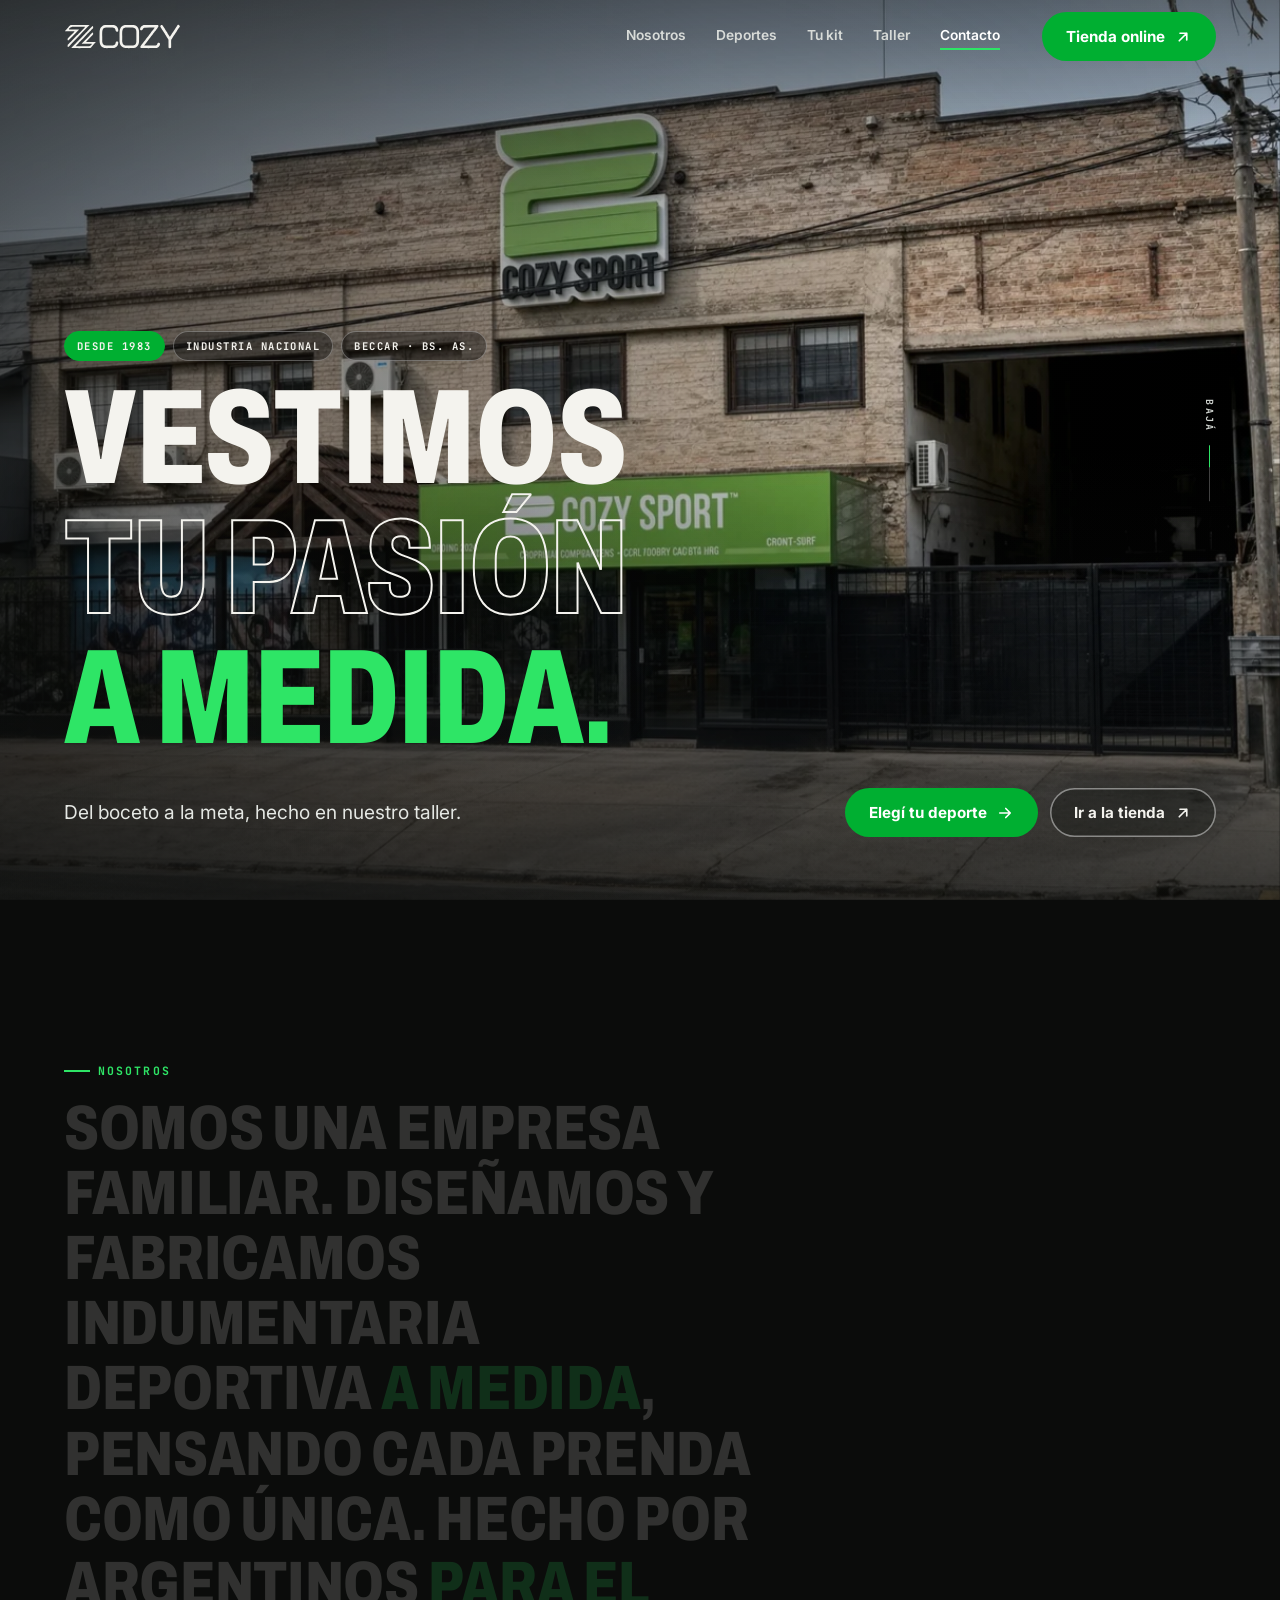
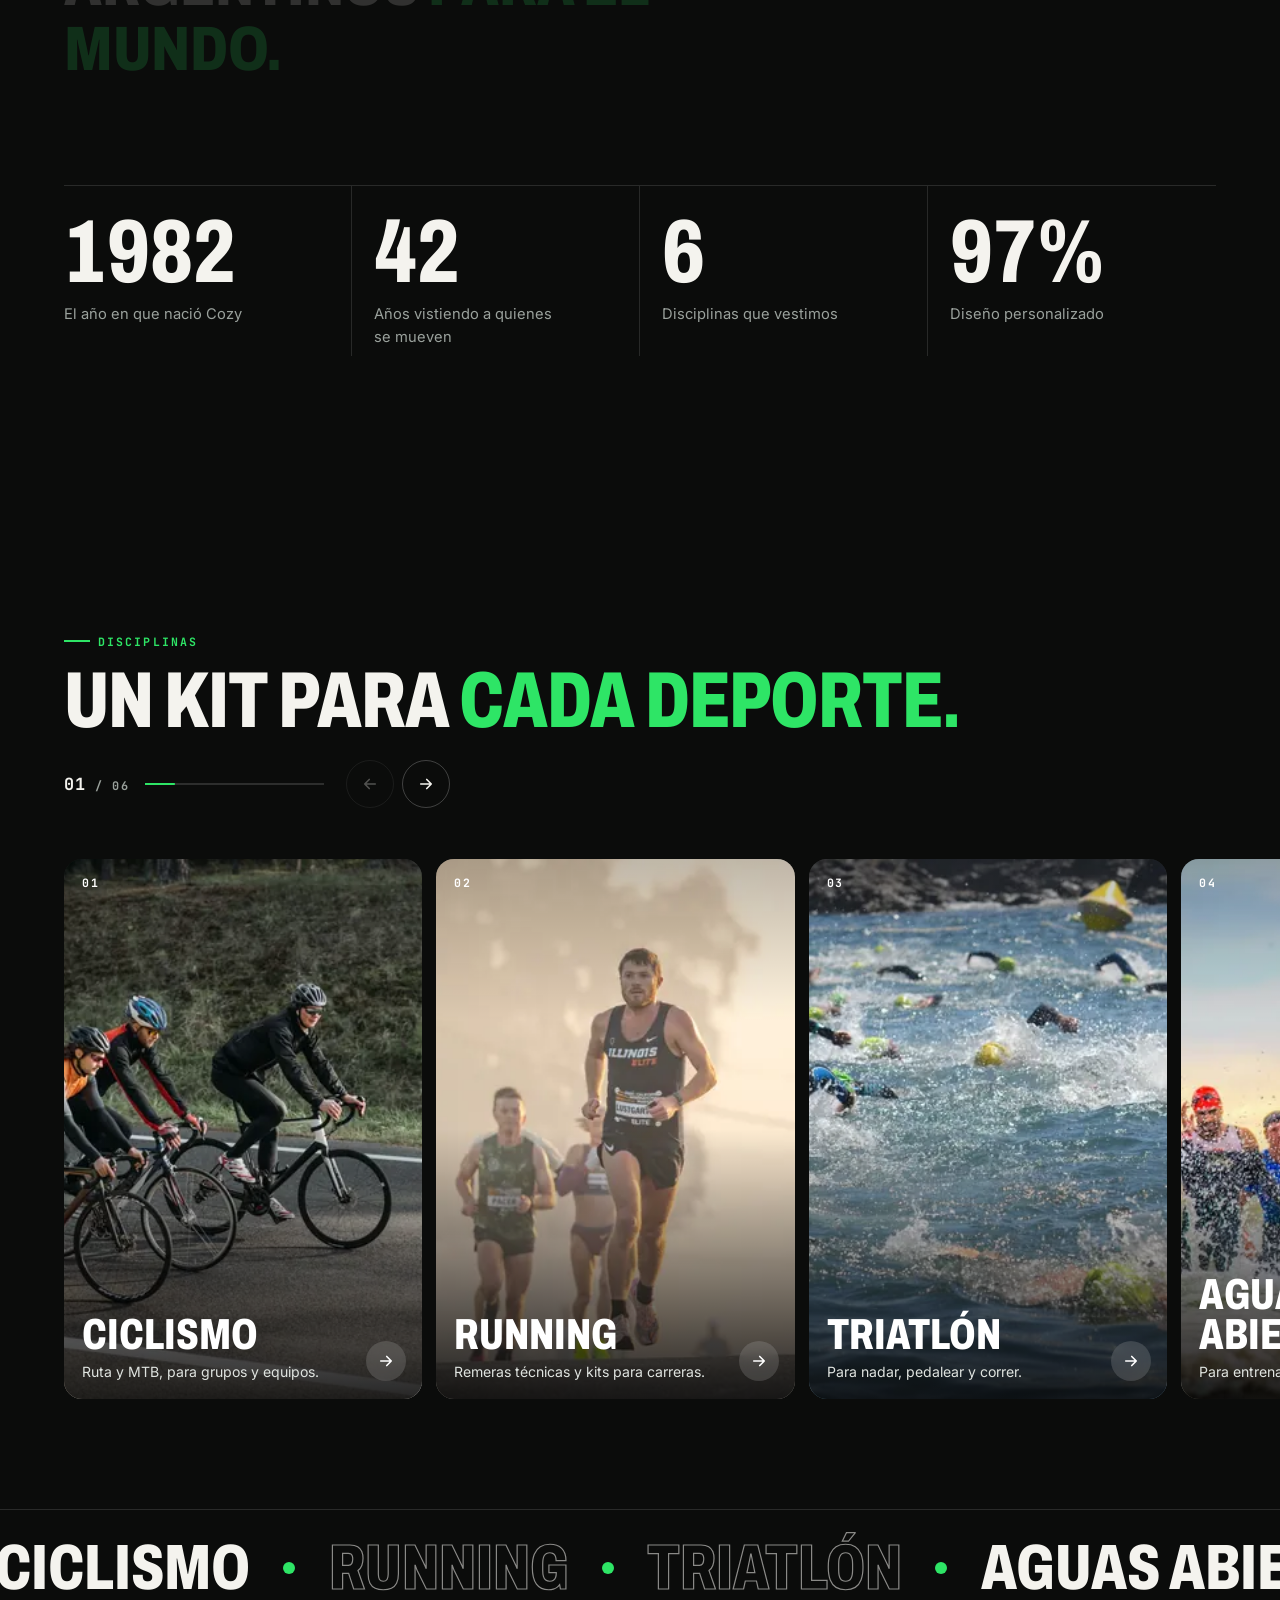
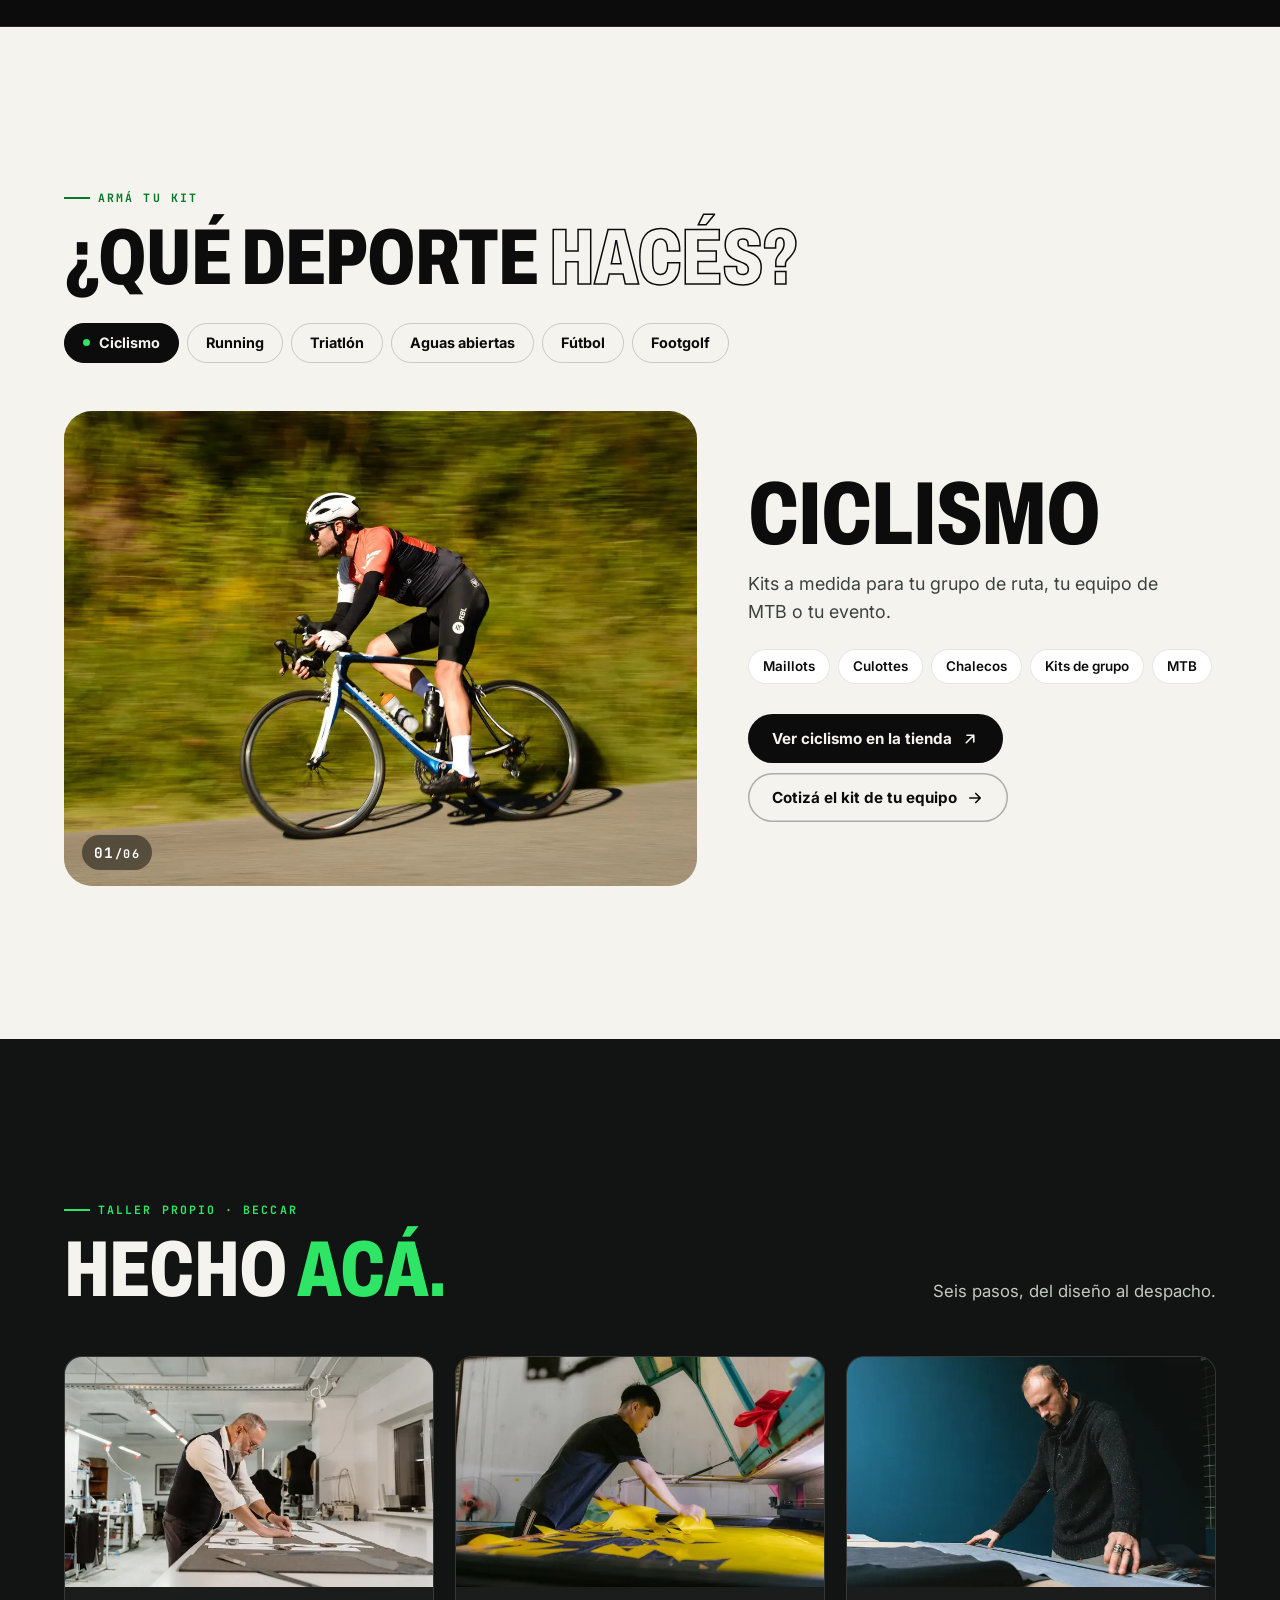
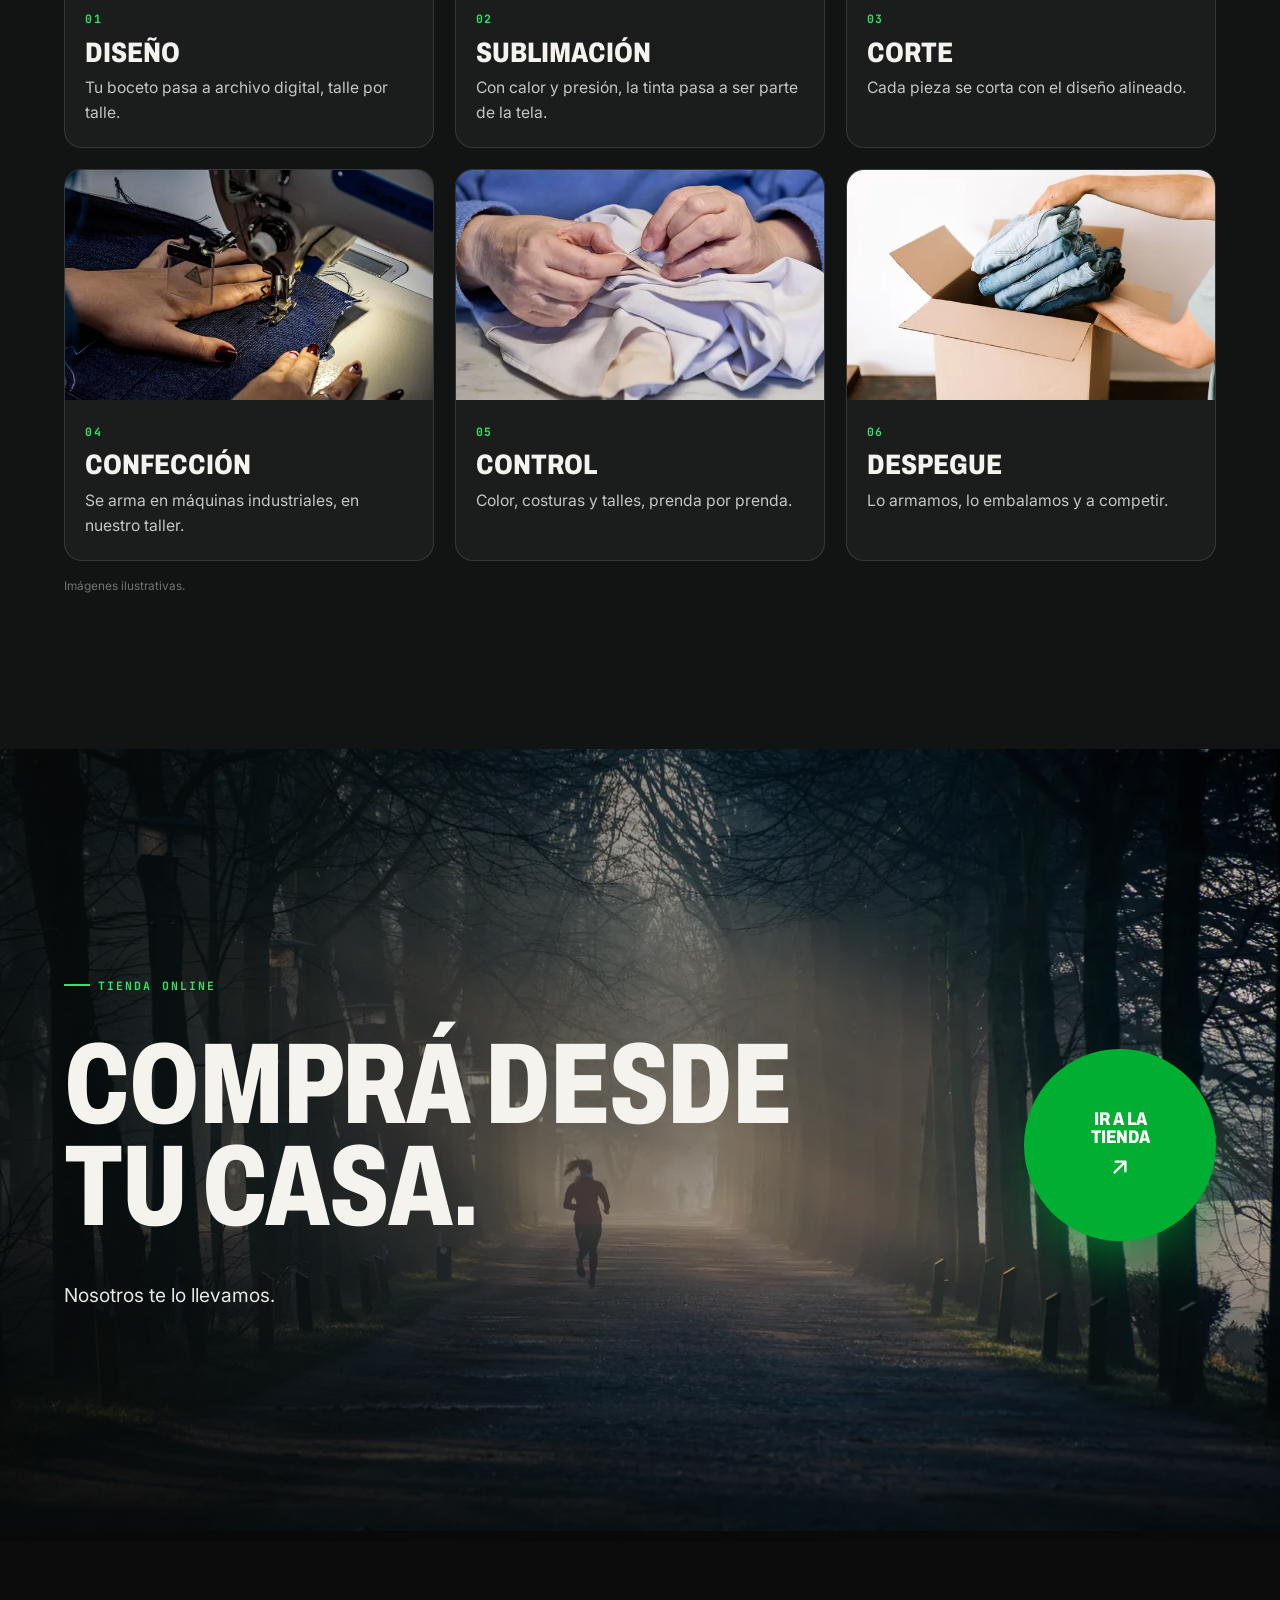
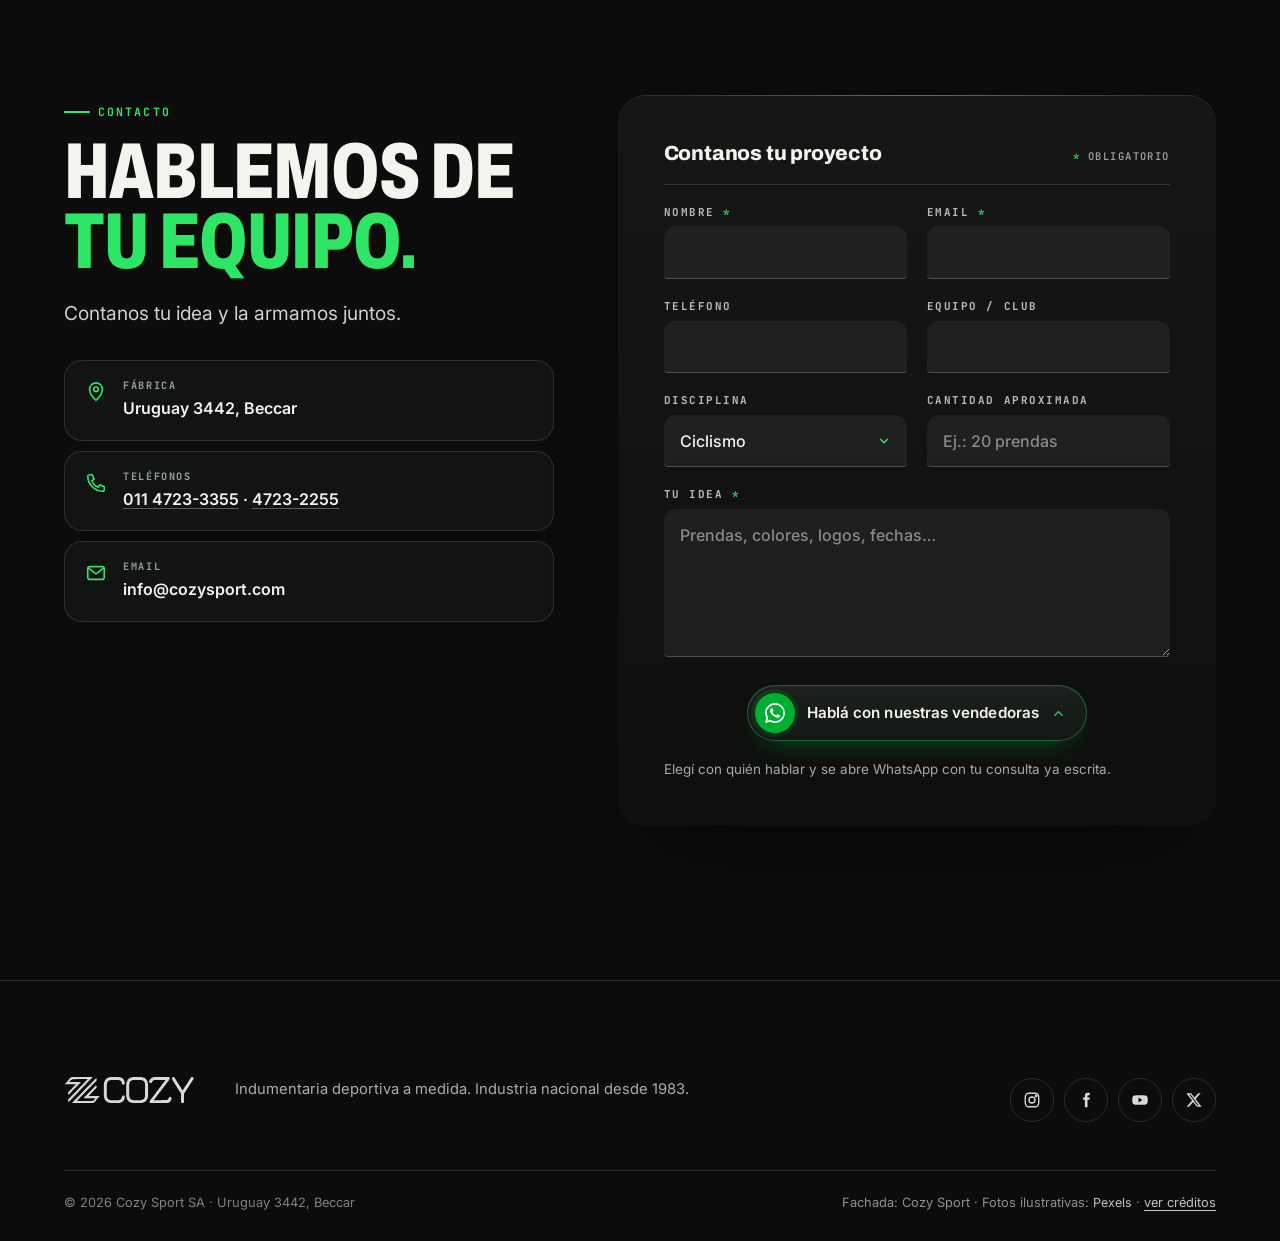
<file: index.html>
<!doctype html>
<html lang="es-AR">
<head>
<meta charset="utf-8">
<meta name="viewport" content="width=device-width,initial-scale=1,viewport-fit=cover">
<title>Cozy Sport · Indumentaria deportiva a medida · Hecho en Argentina desde 1983</title>
<meta name="description" content="Cozy Sport diseña y fabrica indumentaria deportiva personalizada: ciclismo, running, triatlón, aguas abiertas, fútbol y footgolf. Taller propio en Beccar, Buenos Aires, desde 1983.">
<meta name="theme-color" content="#0b0c0b">
<meta property="og:type" content="website">
<meta property="og:title" content="Cozy Sport · Indumentaria deportiva a medida">
<meta property="og:description" content="Del boceto a la meta. Indumentaria deportiva hecha en Beccar, Buenos Aires, desde 1983.">
<meta property="og:image" content="assets/img/og-image.jpg">
<meta property="og:image:width" content="1200">
<meta property="og:image:height" content="630">
<meta name="twitter:card" content="summary_large_image">
<meta property="og:locale" content="es_AR">
<link rel="icon" href="favicon.ico" sizes="48x48">
<link rel="icon" href="assets/img/favicon.svg" type="image/svg+xml">
<link rel="apple-touch-icon" href="assets/img/apple-icon.png">
<link rel="preconnect" href="https://fonts.googleapis.com">
<link rel="preconnect" href="https://fonts.gstatic.com" crossorigin>
<link href="https://fonts.googleapis.com/css2?family=Archivo:wdth,wght@62..125,400..900&family=Inter:wght@400;500;600;700&family=JetBrains+Mono:wght@500;700&display=swap" rel="stylesheet">
<link rel="preload" as="image" type="image/webp" href="assets/img/fachada-1280.webp" imagesrcset="assets/img/fachada-640.webp 640w, assets/img/fachada-1280.webp 1280w, assets/img/fachada-1728.webp 1728w" imagesizes="100vw">
<link rel="stylesheet" href="assets/css/styles.css?v=09e24a88c1">
<script>document.documentElement.classList.add('js')</script>
<script type="application/ld+json">
{"@context":"https://schema.org","@type":"ClothingStore","name":"Cozy Sport SA","description":"Indumentaria deportiva personalizada. Industria nacional desde 1983.","foundingDate":"1983","email":"info@cozysport.com","telephone":["+54 11 4723-3355","+54 11 4723-2255","+54 11 4723-3373"],"url":"https://cozysport.com/","address":{"@type":"PostalAddress","streetAddress":"Uruguay 3442","addressLocality":"Beccar","addressRegion":"Buenos Aires","postalCode":"1643","addressCountry":"AR"},"sameAs":["https://instagram.com/cozysport","https://www.facebook.com/cozysport","https://twitter.com/cozysport","https://www.youtube.com/channel/UCqqrq2bQ2Q-Dgik3gxvm1Yw","https://tiendacozy.com/"]}
</script>
  <link rel="canonical" href="https://juancjose.github.io/cozy-sport-portfolio12/">
</head>
<body>
<a class="skip" href="#main">Saltar al contenido</a>

<svg width="0" height="0" style="position:absolute" aria-hidden="true">
 <defs>
  <symbol id="i-wordmark" viewBox="20 15 3310 710" overflow="visible"><path fill-rule="evenodd" d="M231,699C225,696 226,693 233,688C236,686 249,672 264,657C278,643 297,622 307,613C317,603 336,583 350,569C391,525 435,480 509,404C570,340 633,276 667,240C681,225 714,191 739,165C765,139 795,108 806,96C827,75 830,72 834,72C841,72 849,92 849,109C849,120 848,124 842,134C837,142 834,144 751,230C717,265 683,300 676,308C669,315 654,330 644,341C604,383 572,416 510,480C475,517 439,553 432,560C425,568 405,588 389,604C373,621 359,636 358,638C354,642 354,647 357,649C358,650 414,650 540,650C747,649 732,650 751,641C770,632 784,621 799,603C808,593 810,589 810,584C810,580 809,578 805,577C803,577 741,577 668,577C595,577 533,577 531,577C529,576 528,575 527,573C525,567 526,565 575,517C635,456 669,421 728,360C805,281 826,260 830,258C835,256 838,258 843,268C848,278 849,284 849,293C849,309 845,316 814,347C791,371 728,436 690,476C678,488 665,501 661,506C651,515 650,517 655,521L657,523L787,523L916,523L919,526C923,530 921,533 913,542C909,545 902,552 898,557C876,582 843,620 837,627C808,663 800,671 788,681C778,690 767,696 756,699C747,701 235,702 231,699ZM1202,700C1153,698 1106,677 1078,645C1050,613 1035,571 1031,510C1030,490 1030,251 1031,234C1032,217 1036,190 1038,182C1043,158 1054,132 1066,114C1077,97 1099,77 1114,70C1117,68 1121,66 1123,64C1125,63 1130,61 1134,60C1137,58 1144,56 1147,54C1151,52 1157,50 1161,50C1165,49 1174,47 1180,45C1200,40 1210,40 1306,40C1402,40 1409,40 1430,45C1438,47 1446,49 1449,50C1452,51 1458,53 1462,54C1465,56 1471,58 1474,59C1480,61 1494,69 1502,75C1523,91 1543,119 1551,144C1553,149 1555,156 1556,159C1559,167 1561,188 1561,202C1562,219 1556,227 1541,232C1519,240 1497,230 1489,210C1489,207 1486,198 1484,189C1481,170 1479,164 1473,155C1459,132 1439,122 1396,117C1388,117 1223,117 1214,117C1192,120 1169,125 1158,131C1135,143 1121,163 1114,191C1106,226 1106,229 1106,387C1107,529 1106,520 1113,548C1117,565 1121,575 1127,584C1137,600 1157,615 1171,618C1175,619 1182,621 1186,622C1203,628 1202,628 1306,628C1411,628 1410,628 1425,622C1430,621 1436,619 1439,618C1449,616 1464,604 1472,591C1478,582 1481,573 1485,553C1489,535 1492,527 1499,520C1506,513 1513,510 1527,511C1550,511 1561,521 1561,542C1561,558 1558,580 1555,588C1554,592 1551,599 1550,604C1549,608 1547,613 1546,615C1545,616 1542,621 1540,625C1524,658 1489,684 1448,695C1425,700 1430,700 1314,700C1255,701 1205,701 1202,700ZM1765,700C1713,696 1664,671 1639,636C1617,607 1607,577 1600,528C1599,516 1599,499 1598,382C1598,294 1598,245 1599,234C1603,179 1615,139 1638,108C1649,94 1668,77 1681,71C1684,69 1688,67 1691,65C1693,63 1698,61 1700,60C1703,60 1709,57 1714,55C1719,53 1726,50 1730,50C1735,49 1743,47 1750,45C1769,40 1778,40 1874,40C1969,40 1978,40 1999,45C2006,47 2015,49 2019,50C2023,50 2030,52 2034,54C2038,56 2044,59 2047,60C2070,67 2100,90 2116,114C2129,133 2143,166 2146,186C2147,191 2148,199 2149,206C2153,229 2153,238 2153,382C2152,477 2152,521 2151,526C2151,529 2149,540 2147,550C2145,564 2143,572 2140,582C2117,650 2070,688 1996,699C1987,701 1781,701 1765,700ZM2211,700C2205,699 2202,698 2197,692C2190,685 2189,679 2189,667C2190,658 2190,657 2194,648C2200,637 2206,630 2213,621C2218,614 2232,596 2256,564C2264,554 2273,542 2277,536C2282,531 2292,518 2300,507C2309,496 2317,485 2318,484C2326,474 2380,403 2393,385C2402,374 2413,359 2417,353C2428,339 2453,306 2476,276C2496,250 2511,230 2532,202C2540,192 2549,180 2552,176C2556,172 2561,165 2564,161C2567,157 2573,149 2578,144C2592,126 2591,127 2591,123C2591,119 2590,118 2588,117C2586,117 2540,117 2447,117L2308,118L2300,120C2279,127 2265,139 2260,155C2253,174 2244,188 2234,193C2228,196 2204,195 2198,192C2192,189 2185,182 2182,177C2172,158 2193,105 2220,79C2234,67 2256,53 2270,50C2272,49 2279,47 2284,45C2302,39 2298,40 2496,40L2676,40L2682,42C2688,45 2696,53 2699,59C2701,63 2701,66 2702,74C2703,93 2701,96 2662,148C2653,159 2644,171 2640,176C2633,185 2621,201 2605,222C2594,236 2589,242 2580,254C2577,258 2570,267 2565,274C2559,281 2552,290 2550,293C2547,297 2542,304 2537,310C2533,316 2525,326 2519,334C2513,342 2505,352 2501,358C2497,364 2486,378 2477,390C2468,401 2450,425 2437,442C2424,459 2410,477 2406,482C2402,488 2394,498 2389,504C2384,511 2374,523 2368,532C2355,549 2342,565 2323,590C2316,600 2308,610 2305,613C2300,620 2299,623 2302,626L2304,628L2462,628C2613,627 2621,627 2626,626C2637,622 2649,615 2654,610C2660,605 2667,592 2670,583C2672,575 2674,571 2679,564C2687,553 2696,550 2713,550C2730,551 2739,556 2745,569C2749,577 2749,584 2746,595C2744,600 2742,606 2742,610C2740,618 2730,638 2723,647C2703,677 2668,697 2631,700C2620,701 2217,701 2211,700ZM3012,701C3012,700 3010,700 3008,700C3003,699 2995,692 2992,686C2988,679 2988,673 2988,569C2988,454 2989,464 2979,449C2976,444 2972,438 2970,434C2967,430 2960,419 2954,409C2948,399 2940,387 2938,383C2935,379 2931,372 2928,368C2926,365 2922,357 2919,352C2915,348 2911,340 2908,336C2905,331 2899,321 2894,312C2888,304 2879,290 2874,280C2868,271 2860,258 2856,252C2852,246 2847,238 2844,234C2842,230 2835,219 2829,209C2822,199 2811,181 2803,169C2796,157 2786,141 2781,133C2776,126 2770,116 2768,112C2749,82 2750,66 2772,49C2782,42 2787,40 2796,40C2811,40 2819,48 2845,91C2848,96 2854,106 2858,112C2862,118 2867,126 2868,129C2870,132 2875,140 2879,146C2883,152 2888,160 2890,164C2892,167 2897,175 2901,182C2906,189 2912,198 2915,203C2917,208 2922,215 2925,220C2928,225 2933,232 2935,236C2937,239 2942,247 2945,252C2948,256 2955,267 2960,276C2966,285 2971,294 2973,296C2979,306 2986,317 2990,324C2992,327 2997,336 3002,344C3007,351 3012,360 3014,363C3023,380 3028,380 3038,363C3040,360 3046,351 3051,343C3056,335 3067,319 3074,307C3082,296 3092,280 3096,274C3101,267 3112,249 3122,234C3132,220 3148,194 3160,177C3192,128 3215,93 3225,78C3250,38 3262,32 3286,48C3306,62 3310,67 3310,79C3310,88 3309,92 3299,105C3295,110 3289,118 3286,123C3282,129 3278,135 3276,138C3274,141 3268,150 3262,159C3256,168 3247,181 3243,188C3238,196 3227,213 3219,226C3210,239 3199,257 3194,264C3166,307 3146,336 3136,352C3126,368 3112,390 3097,413C3080,440 3067,459 3065,463C3064,466 3063,471 3063,567C3063,622 3063,671 3063,675C3062,686 3057,694 3048,698C3045,700 3043,700 3029,701C3020,701 3013,701 3012,701ZM133,671C130,670 129,666 125,655C119,638 119,629 126,616C131,604 122,614 260,471C324,406 353,375 389,338C439,285 584,135 602,118C615,105 618,99 614,96C613,94 597,94 432,94L252,95L239,97C211,103 189,118 168,144C159,156 157,161 161,166L164,168L302,168C431,168 439,168 441,170C443,172 444,176 442,179C441,181 427,196 409,214C365,258 330,294 291,334C273,353 245,382 229,398C213,414 187,441 171,457C141,487 139,488 134,486C128,483 121,464 121,451C121,435 125,429 159,394C174,378 209,342 237,313C265,284 295,254 303,246C317,232 318,231 318,228C318,225 317,224 316,223C314,222 276,222 183,222C37,222 46,222 46,216C46,213 47,211 55,204C65,194 81,178 101,154C107,147 117,135 124,128C130,120 138,110 143,104C177,64 190,53 216,43C227,39 226,40 487,40L738,40L741,42C746,45 745,47 732,61C675,120 569,229 498,302C452,350 400,404 351,456C328,479 305,503 208,602C180,631 154,658 150,662C142,671 138,673 133,671ZM1970,627C1977,627 1986,625 1990,624C1994,623 2002,621 2008,619C2030,613 2051,597 2061,576C2067,564 2073,539 2075,520C2077,499 2076,223 2074,212C2069,188 2063,170 2055,159C2037,134 2010,122 1965,117C1956,117 1790,117 1782,117C1770,119 1762,120 1749,124C1719,131 1702,145 1689,170C1684,181 1683,183 1680,201C1673,233 1674,229 1674,372C1674,514 1673,509 1680,542C1685,569 1692,585 1707,599C1715,607 1730,616 1738,618C1742,618 1750,621 1756,623C1765,625 1772,626 1779,627C1794,628 1954,628 1970,627Z"/></symbol>
  <symbol id="i-z" viewBox="50 100 412 312"><path transform="translate(51.20 101.74) scale(0.126186)" fill-rule="evenodd" d="M 792 26 C 791 27, 786 27, 758 27 C 729 27, 724 27, 723 29 C 722 30, 719 30, 710 30 C 700 30, 697 30, 696 32 C 695 33, 693 33, 686 33 C 678 33, 676 33, 675 35 C 674 36, 672 36, 668 36 C 663 36, 661 36, 660 38 C 659 38, 657 39, 654 39 C 651 39, 649 40, 648 41 C 647 41, 645 42, 642 42 C 639 42, 637 43, 636 44 C 635 44, 633 45, 632 45 C 630 45, 628 46, 627 47 C 626 47, 624 48, 623 48 C 621 48, 619 49, 618 50 C 617 50, 615 51, 614 51 C 612 51, 610 52, 609 53 C 608 53, 607 54, 606 54 C 605 54, 604 55, 603 56 C 602 56, 601 57, 600 57 C 599 57, 598 58, 597 59 C 596 59, 595 60, 594 60 C 593 60, 592 61, 591 62 C 590 62, 589 63, 588 63 C 587 63, 586 64, 585 65 C 584 65, 583 66, 582 66 C 581 66, 580 67, 579 68 C 578 68, 577 69, 576 69 C 575 69, 574 70, 573 71 C 572 71, 571 72, 570 72 C 569 72, 567 73, 566 75 C 564 77, 562 78, 561 78 C 560 78, 558 79, 557 81 C 555 83, 553 84, 552 84 C 551 84, 549 85, 548 87 C 546 89, 544 90, 543 90 C 542 90, 539 93, 536 96 C 532 99, 529 102, 528 102 C 527 102, 522 106, 518 111 C 513 116, 508 120, 507 120 C 505 120, 462 163, 462 165 C 462 166, 455 173, 447 182 C 439 190, 432 197, 432 198 C 432 199, 427 204, 422 210 C 416 216, 411 221, 411 222 C 411 223, 408 227, 404 231 C 399 235, 396 239, 396 240 C 396 241, 392 246, 387 251 C 382 255, 378 260, 378 261 C 378 262, 375 266, 371 270 C 366 274, 363 278, 363 279 C 363 280, 360 284, 356 288 C 351 292, 348 296, 348 297 C 348 298, 345 302, 341 306 C 336 310, 333 314, 333 315 C 333 316, 330 320, 326 324 C 321 328, 318 332, 318 333 C 318 334, 315 338, 311 342 C 306 346, 303 350, 303 351 C 303 352, 299 357, 294 362 C 289 366, 285 371, 285 372 C 285 373, 282 377, 278 381 C 273 385, 270 389, 270 390 C 270 391, 267 395, 263 399 C 258 403, 255 407, 255 408 C 255 409, 250 414, 245 420 C 239 426, 234 431, 234 432 C 234 433, 229 438, 224 444 C 218 450, 213 455, 213 456 C 213 457, 208 462, 203 468 C 197 474, 192 479, 192 480 C 192 481, 187 486, 182 492 C 176 498, 171 503, 171 504 C 171 505, 166 510, 161 516 C 155 522, 150 527, 150 528 C 150 529, 145 534, 140 540 C 134 546, 129 551, 129 552 C 129 553, 124 558, 119 564 C 113 570, 108 575, 108 576 C 108 577, 103 583, 96 590 C 89 596, 84 602, 84 603 C 84 604, 79 609, 74 615 C 68 621, 63 626, 63 627 C 63 628, 58 633, 53 639 C 47 645, 42 650, 42 651 C 42 652, 38 657, 33 662 C 27 668, 24 671, 24 673 C 25 674, 25 675, 537 675 C 819 675, 1050 675, 1050 676 C 1050 676, 1036 691, 1019 708 C 1001 725, 987 740, 987 741 C 987 742, 964 765, 936 794 C 908 822, 885 845, 885 846 C 885 847, 861 871, 833 900 C 804 929, 780 953, 780 954 C 780 955, 757 978, 729 1007 C 701 1035, 678 1058, 678 1059 C 678 1060, 654 1084, 626 1113 C 597 1142, 573 1166, 573 1167 C 573 1168, 549 1192, 521 1221 C 492 1250, 468 1274, 468 1275 C 468 1276, 445 1299, 417 1328 C 389 1356, 366 1379, 366 1380 C 366 1381, 357 1391, 345 1403 C 333 1414, 324 1424, 324 1425 C 324 1426, 323 1427, 323 1428 C 322 1428, 321 1429, 321 1431 C 321 1432, 320 1433, 320 1434 C 319 1434, 318 1435, 318 1436 C 318 1438, 317 1439, 317 1440 C 316 1441, 315 1443, 315 1445 C 315 1446, 314 1448, 314 1449 C 313 1450, 312 1452, 312 1454 C 312 1455, 311 1457, 311 1458 C 310 1459, 309 1461, 309 1464 C 309 1467, 308 1469, 308 1470 C 306 1471, 306 1474, 306 1484 C 306 1493, 306 1496, 305 1497 C 303 1498, 303 1500, 303 1506 C 303 1512, 303 1514, 305 1515 C 306 1516, 306 1519, 306 1529 C 306 1538, 306 1541, 308 1542 C 309 1543, 309 1545, 309 1550 C 309 1554, 309 1556, 311 1557 C 311 1558, 312 1560, 312 1563 C 312 1566, 313 1568, 314 1569 C 314 1570, 315 1572, 315 1574 C 315 1575, 316 1577, 317 1578 C 317 1579, 318 1581, 318 1583 C 318 1584, 319 1586, 320 1587 C 320 1588, 321 1590, 321 1592 C 321 1593, 322 1595, 323 1596 C 323 1597, 324 1598, 324 1600 C 324 1601, 325 1602, 326 1602 C 326 1603, 327 1604, 327 1605 C 327 1607, 328 1608, 329 1608 C 329 1609, 330 1610, 330 1611 C 330 1613, 331 1614, 332 1614 C 332 1615, 333 1616, 333 1617 C 333 1619, 334 1620, 335 1620 C 335 1621, 336 1622, 336 1623 C 336 1625, 337 1626, 338 1626 C 338 1627, 339 1628, 339 1629 C 339 1631, 340 1632, 341 1632 C 341 1633, 342 1634, 342 1635 C 342 1636, 343 1638, 345 1640 C 347 1641, 348 1643, 348 1645 C 348 1646, 349 1647, 349 1647 C 350 1648, 351 1649, 351 1650 C 352 1656, 355 1654, 392 1616 C 412 1596, 429 1579, 429 1578 C 429 1577, 465 1541, 509 1497 C 552 1453, 588 1417, 588 1416 C 588 1415, 624 1379, 668 1335 C 711 1291, 747 1255, 747 1254 C 747 1253, 783 1217, 827 1173 C 870 1129, 906 1093, 906 1092 C 906 1091, 942 1055, 986 1011 C 1029 967, 1065 931, 1065 930 C 1065 929, 1100 893, 1143 851 C 1186 808, 1221 772, 1221 771 C 1221 770, 1257 734, 1301 690 C 1344 646, 1380 610, 1380 609 C 1380 608, 1406 581, 1439 549 C 1482 506, 1497 490, 1497 489 C 1497 487, 1496 486, 957 486 L 418 486 417 483 C 417 482, 417 481, 418 480 C 419 480, 420 479, 420 476 C 420 473, 421 472, 423 470 C 425 468, 426 466, 426 465 C 426 464, 427 463, 428 462 C 428 462, 429 461, 429 459 C 429 458, 430 457, 431 456 C 431 456, 432 455, 432 453 C 432 452, 433 451, 434 450 C 434 450, 435 449, 435 448 C 435 446, 436 444, 438 443 C 440 441, 441 439, 441 438 C 441 437, 442 436, 443 435 C 443 435, 444 434, 444 433 C 444 431, 445 429, 447 428 C 449 426, 450 424, 450 423 C 450 422, 451 420, 453 419 C 455 417, 456 415, 456 414 C 456 413, 458 410, 461 408 C 463 406, 465 403, 465 402 C 465 401, 466 399, 468 398 C 470 396, 471 394, 471 393 C 471 392, 474 389, 477 386 C 480 382, 483 379, 483 378 C 483 377, 488 372, 494 366 C 499 360, 504 355, 504 354 C 504 352, 526 330, 528 330 C 529 330, 534 325, 540 320 C 546 314, 551 309, 552 309 C 553 309, 556 306, 560 303 C 563 300, 566 297, 567 297 C 568 297, 570 296, 572 294 C 573 292, 575 291, 576 291 C 577 291, 579 290, 581 288 C 582 286, 584 285, 585 285 C 586 285, 588 284, 590 282 C 591 280, 593 279, 594 279 C 595 279, 597 278, 599 276 C 600 274, 602 273, 603 273 C 604 273, 605 272, 606 272 C 607 271, 608 270, 609 270 C 610 270, 612 269, 614 267 C 615 265, 617 264, 618 264 C 619 264, 620 263, 621 263 C 622 262, 623 261, 624 261 C 625 261, 626 260, 627 260 C 628 259, 629 258, 630 258 C 631 258, 632 257, 633 257 C 634 256, 635 255, 636 255 C 637 255, 638 254, 639 254 C 640 253, 641 252, 642 252 C 643 252, 644 251, 645 251 C 646 250, 648 249, 650 249 C 651 249, 653 248, 654 248 C 655 247, 656 246, 657 246 C 658 246, 659 245, 660 245 C 661 244, 663 243, 665 243 C 666 243, 668 242, 669 242 C 670 241, 671 240, 672 240 C 673 240, 674 239, 675 239 C 676 238, 678 237, 680 237 C 681 237, 683 236, 684 236 C 685 235, 687 234, 689 234 C 690 234, 692 233, 693 233 C 694 232, 696 231, 699 231 C 702 231, 704 230, 705 230 C 706 229, 708 228, 711 228 C 714 228, 716 227, 717 227 C 718 226, 720 225, 723 225 C 726 225, 728 224, 729 224 C 730 222, 732 222, 738 222 C 744 222, 746 222, 747 221 C 748 219, 750 219, 758 219 C 765 219, 767 219, 768 218 C 769 216, 773 216, 791 216 C 808 216, 812 216, 813 215 C 814 213, 2130 212, 2130 214 C 2130 214, 2126 219, 2121 224 C 2116 228, 2112 233, 2112 234 C 2112 235, 2092 255, 2069 279 C 2045 303, 2025 323, 2025 324 C 2025 325, 2006 344, 1983 368 C 1960 391, 1941 410, 1941 411 C 1941 412, 1922 431, 1899 455 C 1876 478, 1857 497, 1857 498 C 1857 499, 1837 519, 1814 543 C 1790 567, 1770 587, 1770 588 C 1770 589, 1751 608, 1728 632 C 1705 655, 1686 674, 1686 675 C 1686 676, 1666 696, 1643 720 C 1619 744, 1599 764, 1599 765 C 1599 766, 1580 785, 1557 809 C 1534 832, 1515 851, 1515 852 C 1515 853, 1495 873, 1472 897 C 1448 921, 1428 941, 1428 942 C 1428 943, 1409 962, 1386 986 C 1363 1009, 1344 1028, 1344 1029 C 1344 1030, 1324 1050, 1301 1074 C 1277 1098, 1257 1118, 1257 1119 C 1257 1120, 1238 1139, 1215 1163 C 1192 1186, 1173 1205, 1173 1206 C 1173 1207, 1153 1227, 1130 1251 C 1106 1275, 1086 1295, 1086 1296 C 1086 1297, 1067 1316, 1044 1340 C 1021 1363, 1002 1382, 1002 1383 C 1002 1384, 983 1403, 960 1427 C 937 1450, 918 1469, 918 1470 C 918 1471, 898 1491, 875 1515 C 851 1539, 831 1559, 831 1560 C 831 1561, 812 1580, 789 1604 C 766 1627, 747 1646, 747 1647 C 747 1648, 727 1668, 704 1692 C 680 1716, 660 1736, 660 1737 C 660 1738, 641 1757, 618 1781 C 595 1804, 576 1823, 576 1824 C 576 1825, 556 1845, 533 1869 C 509 1893, 489 1913, 489 1914 C 489 1915, 470 1934, 447 1958 C 424 1981, 405 2000, 405 2001 C 405 2002, 391 2017, 374 2034 C 356 2051, 342 2066, 342 2067 C 342 2068, 340 2071, 338 2073 C 335 2075, 333 2078, 333 2079 C 333 2080, 332 2082, 330 2084 C 328 2085, 327 2087, 327 2088 C 327 2089, 326 2091, 324 2093 C 322 2094, 321 2096, 321 2097 C 321 2098, 320 2099, 320 2100 C 319 2101, 318 2103, 318 2105 C 318 2107, 317 2108, 317 2109 C 316 2109, 315 2110, 315 2111 C 315 2113, 314 2114, 314 2115 C 313 2116, 312 2118, 312 2120 C 312 2121, 311 2123, 311 2124 C 310 2125, 309 2127, 309 2130 C 309 2133, 308 2135, 308 2136 C 306 2137, 306 2139, 306 2144 C 306 2148, 306 2150, 305 2151 C 303 2152, 303 2156, 303 2177 C 303 2197, 303 2201, 305 2202 C 306 2203, 306 2205, 306 2211 C 306 2217, 306 2219, 308 2220 C 308 2221, 309 2223, 309 2226 C 309 2229, 310 2231, 311 2232 C 311 2233, 312 2235, 312 2238 C 312 2241, 313 2243, 314 2244 C 314 2245, 315 2247, 315 2249 C 315 2250, 316 2252, 317 2253 C 317 2254, 318 2255, 318 2257 C 318 2258, 319 2259, 320 2259 C 320 2260, 321 2261, 321 2263 C 321 2265, 322 2267, 323 2268 C 323 2269, 324 2270, 324 2272 C 324 2273, 325 2274, 326 2274 C 326 2275, 327 2276, 327 2278 C 327 2280, 328 2282, 329 2283 C 329 2284, 330 2285, 330 2287 C 330 2288, 331 2289, 332 2289 C 332 2290, 333 2291, 333 2292 C 333 2293, 334 2295, 336 2297 C 338 2298, 339 2300, 339 2302 C 339 2303, 340 2304, 341 2304 C 341 2305, 342 2306, 342 2307 C 342 2309, 343 2310, 344 2310 C 344 2311, 345 2312, 345 2313 C 345 2315, 352 2322, 354 2322 C 356 2322, 381 2297, 381 2295 C 381 2294, 401 2273, 426 2249 C 451 2224, 471 2203, 471 2202 C 471 2201, 492 2180, 518 2154 C 543 2128, 564 2107, 564 2106 C 564 2105, 584 2084, 609 2060 C 634 2035, 654 2014, 654 2013 C 654 2012, 675 1991, 701 1965 C 726 1939, 747 1918, 747 1917 C 747 1916, 767 1895, 792 1871 C 817 1846, 837 1825, 837 1824 C 837 1823, 857 1802, 882 1778 C 907 1753, 927 1732, 927 1731 C 927 1730, 948 1709, 974 1683 C 999 1657, 1020 1636, 1020 1635 C 1020 1634, 1040 1613, 1065 1589 C 1090 1564, 1110 1543, 1110 1542 C 1110 1541, 1131 1520, 1157 1494 C 1182 1468, 1203 1447, 1203 1446 C 1203 1445, 1223 1424, 1248 1400 C 1273 1375, 1293 1354, 1293 1353 C 1293 1352, 1314 1331, 1340 1305 C 1365 1279, 1386 1258, 1386 1257 C 1386 1256, 1406 1235, 1431 1211 C 1456 1186, 1476 1165, 1476 1164 C 1476 1163, 1496 1142, 1521 1118 C 1546 1093, 1566 1072, 1566 1071 C 1566 1070, 1587 1049, 1613 1023 C 1638 997, 1659 976, 1659 975 C 1659 974, 1679 953, 1704 929 C 1729 904, 1749 883, 1749 882 C 1749 881, 1770 860, 1796 834 C 1821 808, 1842 787, 1842 786 C 1842 785, 1862 764, 1887 740 C 1912 715, 1932 694, 1932 693 C 1932 692, 1953 671, 1979 645 C 2004 619, 2025 598, 2025 597 C 2025 596, 2045 575, 2070 551 C 2095 526, 2115 505, 2115 504 C 2115 503, 2135 482, 2160 458 C 2185 433, 2205 412, 2205 411 C 2205 410, 2226 389, 2252 363 C 2277 337, 2298 316, 2298 315 C 2298 314, 2318 293, 2343 269 C 2368 244, 2388 223, 2388 222 C 2388 221, 2409 200, 2435 174 C 2460 148, 2481 127, 2481 126 C 2481 125, 2501 104, 2526 80 C 2555 50, 2571 34, 2571 33 C 2571 31, 2572 30, 2574 29 C 2576 27, 2577 26, 2577 25 C 2577 23, 794 23, 792 26 M 2870 143 C 2861 153, 2853 161, 2853 162 C 2853 163, 2833 184, 2808 209 C 2783 233, 2763 254, 2763 255 C 2763 256, 2743 277, 2718 302 C 2693 326, 2673 347, 2673 348 C 2673 349, 2652 370, 2627 396 C 2601 422, 2580 443, 2580 444 C 2580 445, 2560 466, 2535 491 C 2510 515, 2490 536, 2490 537 C 2490 538, 2469 559, 2444 585 C 2418 611, 2397 632, 2397 633 C 2397 634, 2377 655, 2352 680 C 2327 704, 2307 725, 2307 726 C 2307 727, 2286 748, 2261 774 C 2235 800, 2214 821, 2214 822 C 2214 823, 2194 844, 2169 869 C 2144 893, 2124 914, 2124 915 C 2124 916, 2104 937, 2079 962 C 2054 986, 2034 1007, 2034 1008 C 2034 1009, 2013 1030, 1988 1056 C 1962 1082, 1941 1103, 1941 1104 C 1941 1105, 1921 1126, 1896 1151 C 1871 1175, 1851 1196, 1851 1197 C 1851 1198, 1830 1219, 1805 1245 C 1779 1271, 1758 1292, 1758 1293 C 1758 1294, 1738 1315, 1713 1340 C 1688 1364, 1668 1385, 1668 1386 C 1668 1387, 1647 1408, 1622 1434 C 1596 1460, 1575 1481, 1575 1482 C 1575 1483, 1555 1504, 1530 1529 C 1505 1553, 1485 1574, 1485 1575 C 1485 1576, 1465 1597, 1440 1622 C 1415 1646, 1395 1667, 1395 1668 C 1395 1669, 1374 1690, 1349 1716 C 1323 1742, 1302 1763, 1302 1764 C 1302 1765, 1282 1786, 1257 1811 C 1232 1835, 1212 1856, 1212 1857 C 1212 1858, 1191 1879, 1166 1905 C 1140 1931, 1119 1952, 1119 1953 C 1119 1954, 1099 1975, 1074 2000 C 1049 2024, 1029 2045, 1029 2046 C 1029 2047, 1008 2068, 983 2094 C 957 2120, 936 2141, 936 2142 C 936 2143, 916 2164, 891 2189 C 866 2213, 846 2234, 846 2235 C 846 2236, 825 2257, 800 2283 C 774 2309, 753 2330, 753 2331 C 753 2332, 734 2351, 711 2375 C 680 2405, 669 2417, 669 2419 C 670 2420, 670 2421, 1591 2421 C 2409 2421, 2513 2421, 2514 2420 C 2515 2418, 2518 2418, 2529 2418 C 2540 2418, 2543 2418, 2544 2417 C 2545 2415, 2547 2415, 2555 2415 C 2562 2415, 2564 2415, 2565 2414 C 2566 2412, 2568 2412, 2573 2412 C 2577 2412, 2579 2412, 2580 2411 C 2581 2409, 2583 2409, 2588 2409 C 2592 2409, 2594 2409, 2595 2408 C 2596 2407, 2598 2406, 2600 2406 C 2601 2406, 2603 2405, 2604 2405 C 2605 2404, 2607 2403, 2610 2403 C 2613 2403, 2615 2402, 2616 2402 C 2617 2401, 2619 2400, 2621 2400 C 2622 2400, 2624 2399, 2625 2399 C 2626 2398, 2627 2397, 2628 2397 C 2629 2397, 2630 2396, 2631 2396 C 2632 2395, 2634 2394, 2636 2394 C 2637 2394, 2639 2393, 2640 2393 C 2641 2392, 2642 2391, 2643 2391 C 2644 2391, 2645 2390, 2646 2390 C 2647 2389, 2648 2388, 2649 2388 C 2650 2388, 2651 2387, 2652 2387 C 2653 2386, 2654 2385, 2655 2385 C 2656 2385, 2657 2384, 2658 2384 C 2659 2383, 2660 2382, 2661 2382 C 2662 2382, 2663 2381, 2664 2381 C 2665 2380, 2666 2379, 2667 2379 C 2668 2379, 2670 2378, 2672 2376 C 2673 2374, 2675 2373, 2676 2373 C 2677 2373, 2678 2372, 2679 2372 C 2680 2371, 2681 2370, 2682 2370 C 2683 2370, 2685 2369, 2687 2367 C 2688 2365, 2690 2364, 2691 2364 C 2692 2364, 2695 2362, 2697 2360 C 2699 2357, 2702 2355, 2703 2355 C 2704 2355, 2707 2353, 2709 2351 C 2711 2348, 2714 2346, 2715 2346 C 2716 2346, 2721 2341, 2727 2336 C 2733 2330, 2738 2325, 2739 2325 C 2741 2325, 2778 2288, 2778 2286 C 2778 2285, 2785 2278, 2793 2270 C 2801 2261, 2808 2254, 2808 2253 C 2808 2252, 2813 2247, 2819 2241 C 2824 2235, 2829 2230, 2829 2229 C 2829 2228, 2833 2223, 2838 2219 C 2843 2214, 2847 2209, 2847 2208 C 2847 2207, 2850 2203, 2855 2199 C 2859 2195, 2862 2191, 2862 2190 C 2862 2189, 2866 2184, 2871 2180 C 2876 2175, 2880 2170, 2880 2169 C 2880 2168, 2883 2164, 2888 2160 C 2892 2156, 2895 2152, 2895 2151 C 2895 2150, 2898 2146, 2903 2142 C 2907 2138, 2910 2134, 2910 2133 C 2910 2132, 2913 2128, 2918 2124 C 2922 2120, 2925 2116, 2925 2115 C 2925 2114, 2928 2110, 2933 2106 C 2937 2102, 2940 2098, 2940 2097 C 2940 2096, 2943 2092, 2948 2088 C 2952 2084, 2955 2080, 2955 2079 C 2955 2078, 2958 2074, 2963 2070 C 2967 2066, 2970 2062, 2970 2061 C 2970 2060, 2974 2055, 2979 2051 C 2984 2046, 2988 2041, 2988 2040 C 2988 2039, 2992 2034, 2997 2030 C 3002 2025, 3006 2020, 3006 2019 C 3006 2018, 3011 2013, 3017 2007 C 3022 2001, 3027 1996, 3027 1995 C 3027 1994, 3032 1989, 3038 1983 C 3043 1977, 3048 1972, 3048 1971 C 3048 1970, 3053 1964, 3060 1958 C 3067 1951, 3072 1945, 3072 1944 C 3072 1943, 3077 1938, 3083 1932 C 3088 1926, 3093 1921, 3093 1920 C 3093 1919, 3098 1914, 3104 1908 C 3109 1902, 3114 1897, 3114 1896 C 3114 1895, 3119 1890, 3125 1884 C 3130 1878, 3135 1873, 3135 1872 C 3135 1871, 3140 1866, 3146 1860 C 3151 1854, 3156 1849, 3156 1848 C 3156 1847, 3161 1842, 3167 1836 C 3172 1830, 3177 1825, 3177 1824 C 3177 1823, 3182 1818, 3188 1812 C 3193 1806, 3198 1801, 3198 1800 C 3198 1799, 3203 1794, 3209 1788 C 3214 1782, 3219 1777, 3219 1776 C 3219 1775, 3220 1774, 3221 1773 C 3221 1773, 3222 1772, 3222 1771 C 3222 1770, 3147 1770, 2709 1770 C 2427 1770, 2196 1770, 2196 1769 C 2196 1769, 2207 1758, 2220 1744 C 2233 1731, 2244 1720, 2244 1719 C 2244 1718, 2268 1694, 2297 1665 C 2325 1636, 2349 1612, 2349 1611 C 2349 1610, 2373 1586, 2402 1557 C 2430 1528, 2454 1504, 2454 1503 C 2454 1502, 2477 1479, 2505 1451 C 2533 1422, 2556 1399, 2556 1398 C 2556 1397, 2580 1373, 2609 1344 C 2637 1315, 2661 1291, 2661 1290 C 2661 1289, 2685 1265, 2714 1236 C 2742 1207, 2766 1183, 2766 1182 C 2766 1181, 2789 1158, 2817 1130 C 2845 1101, 2868 1078, 2868 1077 C 2868 1076, 2879 1064, 2894 1050 C 2908 1036, 2919 1024, 2919 1023 C 2919 1022, 2920 1021, 2921 1020 C 2921 1020, 2922 1019, 2922 1017 C 2922 1016, 2923 1015, 2924 1014 C 2924 1014, 2925 1013, 2925 1012 C 2925 1010, 2926 1009, 2927 1008 C 2927 1007, 2928 1005, 2928 1004 C 2928 1002, 2929 1000, 2930 999 C 2930 998, 2931 996, 2931 995 C 2931 993, 2932 991, 2933 990 C 2933 989, 2934 987, 2934 984 C 2934 981, 2935 979, 2936 978 C 2937 977, 2937 974, 2937 966 C 2937 958, 2937 955, 2939 954 C 2940 953, 2940 950, 2940 942 C 2940 934, 2940 931, 2939 930 C 2937 929, 2937 926, 2937 917 C 2937 907, 2937 904, 2936 903 C 2935 902, 2934 900, 2934 897 C 2934 894, 2933 892, 2933 891 C 2932 890, 2931 888, 2931 885 C 2931 882, 2930 880, 2930 879 C 2929 878, 2928 876, 2928 875 C 2928 873, 2927 871, 2927 870 C 2926 869, 2925 867, 2925 866 C 2925 864, 2924 862, 2924 861 C 2923 860, 2922 858, 2922 857 C 2922 855, 2921 853, 2921 852 C 2920 851, 2919 850, 2919 848 C 2919 847, 2918 846, 2918 846 C 2917 845, 2916 844, 2916 843 C 2916 841, 2915 840, 2915 840 C 2914 839, 2913 838, 2913 836 C 2913 834, 2912 832, 2912 831 C 2911 830, 2910 829, 2910 828 C 2910 827, 2909 825, 2907 824 C 2905 822, 2904 820, 2904 818 C 2904 817, 2903 816, 2903 816 C 2902 815, 2901 814, 2901 813 C 2901 811, 2900 810, 2900 810 C 2899 809, 2898 808, 2898 807 C 2898 806, 2897 804, 2895 803 C 2893 801, 2892 799, 2892 798 C 2891 792, 2888 794, 2843 839 C 2819 864, 2799 884, 2799 885 C 2799 886, 2763 922, 2720 966 C 2676 1010, 2640 1046, 2640 1047 C 2640 1048, 2605 1084, 2562 1127 C 2519 1169, 2484 1205, 2484 1206 C 2484 1207, 2448 1243, 2405 1287 C 2361 1331, 2325 1367, 2325 1368 C 2325 1369, 2289 1405, 2246 1449 C 2202 1493, 2166 1529, 2166 1530 C 2166 1531, 2130 1567, 2087 1611 C 2043 1655, 2007 1691, 2007 1692 C 2007 1693, 1971 1729, 1928 1773 C 1884 1817, 1848 1853, 1848 1854 C 1848 1855, 1825 1878, 1797 1906 C 1769 1935, 1746 1958, 1746 1958 C 1746 1959, 1990 1959, 2288 1959 C 2750 1959, 2829 1959, 2829 1960 C 2829 1961, 2828 1962, 2828 1962 C 2827 1963, 2826 1964, 2826 1965 C 2826 1966, 2825 1967, 2825 1968 C 2824 1968, 2823 1969, 2823 1971 C 2823 1972, 2822 1973, 2822 1974 C 2821 1974, 2820 1975, 2820 1977 C 2820 1978, 2819 1979, 2819 1980 C 2818 1980, 2817 1981, 2817 1983 C 2817 1984, 2816 1985, 2816 1986 C 2815 1986, 2814 1987, 2814 1989 C 2814 1990, 2813 1991, 2813 1992 C 2812 1992, 2811 1993, 2811 1995 C 2811 1996, 2810 1997, 2810 1998 C 2809 1998, 2808 1999, 2808 2000 C 2808 2002, 2807 2004, 2805 2006 C 2803 2007, 2802 2009, 2802 2010 C 2802 2011, 2801 2012, 2801 2013 C 2800 2013, 2799 2014, 2799 2015 C 2799 2017, 2798 2019, 2796 2021 C 2794 2022, 2793 2024, 2793 2025 C 2793 2026, 2792 2028, 2790 2030 C 2788 2031, 2787 2033, 2787 2034 C 2787 2035, 2785 2038, 2783 2040 C 2780 2042, 2778 2045, 2778 2046 C 2778 2047, 2776 2050, 2774 2052 C 2771 2054, 2769 2057, 2769 2058 C 2769 2059, 2766 2062, 2763 2066 C 2760 2069, 2757 2072, 2757 2073 C 2757 2074, 2752 2080, 2745 2087 C 2738 2093, 2733 2099, 2733 2100 C 2733 2102, 2720 2115, 2718 2115 C 2717 2115, 2712 2120, 2706 2126 C 2700 2131, 2695 2136, 2694 2136 C 2693 2136, 2690 2139, 2687 2142 C 2683 2145, 2680 2148, 2679 2148 C 2678 2148, 2675 2150, 2673 2153 C 2671 2155, 2668 2157, 2667 2157 C 2666 2157, 2664 2158, 2663 2160 C 2661 2162, 2659 2163, 2658 2163 C 2657 2163, 2655 2164, 2654 2166 C 2652 2168, 2650 2169, 2649 2169 C 2648 2169, 2646 2170, 2645 2172 C 2643 2174, 2641 2175, 2640 2175 C 2639 2175, 2638 2176, 2637 2177 C 2636 2177, 2635 2178, 2634 2178 C 2633 2178, 2632 2179, 2631 2180 C 2630 2180, 2629 2181, 2628 2181 C 2627 2181, 2625 2182, 2624 2184 C 2622 2186, 2620 2187, 2619 2187 C 2618 2187, 2617 2188, 2616 2189 C 2615 2189, 2614 2190, 2613 2190 C 2612 2190, 2611 2191, 2610 2192 C 2609 2192, 2607 2193, 2606 2193 C 2604 2193, 2602 2194, 2601 2195 C 2600 2195, 2599 2196, 2598 2196 C 2597 2196, 2596 2197, 2595 2198 C 2594 2198, 2593 2199, 2592 2199 C 2591 2199, 2590 2200, 2589 2201 C 2588 2201, 2587 2202, 2586 2202 C 2585 2202, 2584 2203, 2583 2204 C 2582 2204, 2580 2205, 2579 2205 C 2577 2205, 2575 2206, 2574 2207 C 2573 2207, 2571 2208, 2570 2208 C 2568 2208, 2566 2209, 2565 2210 C 2564 2210, 2562 2211, 2561 2211 C 2559 2211, 2557 2212, 2556 2213 C 2555 2213, 2553 2214, 2552 2214 C 2550 2214, 2548 2215, 2547 2216 C 2546 2216, 2544 2217, 2543 2217 C 2541 2217, 2539 2218, 2538 2219 C 2537 2219, 2535 2220, 2532 2220 C 2529 2220, 2527 2221, 2526 2222 C 2525 2223, 2523 2223, 2519 2223 C 2514 2223, 2512 2223, 2511 2225 C 2510 2226, 2508 2226, 2504 2226 C 2499 2226, 2497 2226, 2496 2228 C 2495 2229, 2492 2229, 2484 2229 C 2476 2229, 2473 2229, 2472 2231 C 2470 2232, 1116 2233, 1116 2231 C 1116 2230, 1118 2228, 1121 2226 C 1123 2224, 1125 2221, 1125 2220 C 1125 2219, 1144 2200, 1167 2177 C 1190 2153, 1209 2134, 1209 2133 C 1209 2132, 1229 2112, 1253 2088 C 1276 2064, 1296 2044, 1296 2043 C 1296 2042, 1315 2023, 1338 2000 C 1361 1976, 1380 1957, 1380 1956 C 1380 1955, 1399 1936, 1422 1913 C 1445 1889, 1464 1870, 1464 1869 C 1464 1868, 1484 1848, 1508 1824 C 1531 1800, 1551 1780, 1551 1779 C 1551 1778, 1570 1759, 1593 1736 C 1616 1712, 1635 1693, 1635 1692 C 1635 1691, 1655 1671, 1679 1647 C 1702 1623, 1722 1603, 1722 1602 C 1722 1601, 1741 1582, 1764 1559 C 1787 1535, 1806 1516, 1806 1515 C 1806 1514, 1826 1494, 1850 1470 C 1873 1446, 1893 1426, 1893 1425 C 1893 1424, 1912 1405, 1935 1382 C 1958 1358, 1977 1339, 1977 1338 C 1977 1337, 1997 1317, 2021 1293 C 2044 1269, 2064 1249, 2064 1248 C 2064 1247, 2083 1228, 2106 1205 C 2129 1181, 2148 1162, 2148 1161 C 2148 1160, 2168 1140, 2192 1116 C 2215 1092, 2235 1072, 2235 1071 C 2235 1070, 2254 1051, 2277 1028 C 2300 1004, 2319 985, 2319 984 C 2319 983, 2338 964, 2361 941 C 2384 917, 2403 898, 2403 897 C 2403 896, 2423 876, 2447 852 C 2470 828, 2490 808, 2490 807 C 2490 806, 2509 787, 2532 764 C 2555 740, 2574 721, 2574 720 C 2574 719, 2594 699, 2618 675 C 2641 651, 2661 631, 2661 630 C 2661 629, 2680 610, 2703 587 C 2726 563, 2745 544, 2745 543 C 2745 542, 2765 522, 2789 498 C 2812 474, 2832 454, 2832 453 C 2832 452, 2848 436, 2867 417 C 2885 398, 2901 382, 2901 381 C 2901 380, 2903 377, 2906 375 C 2908 373, 2910 370, 2910 369 C 2910 368, 2911 366, 2913 365 C 2915 363, 2916 361, 2916 360 C 2916 359, 2917 358, 2918 357 C 2918 357, 2919 356, 2919 355 C 2919 353, 2920 351, 2922 350 C 2924 347, 2925 346, 2925 343 C 2925 341, 2926 340, 2927 339 C 2927 339, 2928 338, 2928 337 C 2928 335, 2929 334, 2930 333 C 2930 332, 2931 330, 2931 329 C 2931 327, 2932 325, 2933 324 C 2933 323, 2934 321, 2934 318 C 2934 315, 2935 313, 2936 312 C 2937 311, 2937 309, 2937 305 C 2937 300, 2937 298, 2939 297 C 2940 296, 2940 292, 2940 272 C 2940 251, 2940 247, 2939 246 C 2937 245, 2937 243, 2937 237 C 2937 231, 2937 229, 2936 228 C 2935 227, 2934 225, 2934 222 C 2934 219, 2933 217, 2933 216 C 2932 215, 2931 213, 2931 210 C 2931 207, 2930 205, 2930 204 C 2929 203, 2928 201, 2928 200 C 2928 198, 2927 196, 2927 195 C 2926 194, 2925 192, 2925 191 C 2925 189, 2924 187, 2924 186 C 2923 185, 2922 184, 2922 182 C 2922 181, 2921 180, 2921 180 C 2920 179, 2919 178, 2919 176 C 2919 174, 2918 172, 2918 171 C 2917 170, 2916 169, 2916 167 C 2916 166, 2915 165, 2915 165 C 2914 164, 2913 163, 2913 162 C 2913 160, 2912 159, 2912 159 C 2911 158, 2910 157, 2910 156 C 2910 154, 2909 153, 2909 153 C 2908 152, 2907 151, 2907 150 C 2907 149, 2906 147, 2904 146 C 2902 144, 2901 142, 2901 140 C 2901 139, 2900 138, 2900 138 C 2899 137, 2898 136, 2898 135 C 2898 133, 2891 126, 2889 126 C 2888 126, 2880 134, 2870 143"/></symbol>
  <symbol id="i-logo" viewBox="0 0 36 28"><path fill="currentColor" d="M3 0h28a4 4 0 0 1 4 4H6z M6 6h26a4 4 0 0 1 4 4v5H8v3h28v10H1V11a5 5 0 0 1 5-5z"/></symbol>
  <symbol id="i-arrow" viewBox="0 0 24 24" fill="none" stroke="currentColor" stroke-width="2.2" stroke-linecap="round" stroke-linejoin="round"><path d="M5 12h14M13 6l6 6-6 6"/></symbol>
  <symbol id="i-arrow-up" viewBox="0 0 24 24" fill="none" stroke="currentColor" stroke-width="2.2" stroke-linecap="round" stroke-linejoin="round"><path d="M7 17L17 7M8 7h9v9"/></symbol>
  <symbol id="i-play" viewBox="0 0 24 24"><path fill="currentColor" d="M7 4.5v15a1 1 0 0 0 1.5.86l12.5-7.5a1 1 0 0 0 0-1.72L8.5 3.64A1 1 0 0 0 7 4.5z"/></symbol>
  <symbol id="i-calendar" viewBox="0 0 24 24" fill="none" stroke="currentColor" stroke-width="1.8" stroke-linecap="round" stroke-linejoin="round"><rect x="3" y="5" width="18" height="16" rx="3"/><path d="M3 10h18M8 3v4M16 3v4"/></symbol>
  <symbol id="i-flag" viewBox="0 0 24 24" fill="none" stroke="currentColor" stroke-width="1.8" stroke-linecap="round" stroke-linejoin="round"><path d="M5 21V4M5 4h13l-2 4 2 4H5"/></symbol>
  <symbol id="i-heart" viewBox="0 0 24 24" fill="none" stroke="currentColor" stroke-width="1.8" stroke-linecap="round" stroke-linejoin="round"><path d="M12 20s-7-4.4-9-9a4.8 4.8 0 0 1 9-3 4.8 4.8 0 0 1 9 3c-2 4.6-9 9-9 9z"/></symbol>
  <symbol id="i-needle" viewBox="0 0 24 24" fill="none" stroke="currentColor" stroke-width="1.8" stroke-linecap="round" stroke-linejoin="round"><path d="M4 20L18 6M18 6l2-2M16 4l4 4M7 13c-3 1-4 4-2 6s5 1 6-2"/></symbol>
  <symbol id="i-screen" viewBox="0 0 24 24" fill="none" stroke="currentColor" stroke-width="1.8" stroke-linecap="round" stroke-linejoin="round"><rect x="3" y="4" width="18" height="12" rx="2"/><path d="M8 20h8M12 16v4M7 12l3-3 2 2 4-4"/></symbol>
  <symbol id="i-pencil" viewBox="0 0 24 24" fill="none" stroke="currentColor" stroke-width="1.8" stroke-linecap="round" stroke-linejoin="round"><path d="M4 20l1-5L16 4l4 4L9 19zM14 6l4 4"/></symbol>
  <symbol id="i-finish" viewBox="0 0 24 24" fill="none" stroke="currentColor" stroke-width="1.8" stroke-linecap="round" stroke-linejoin="round"><path d="M5 21V4h14v9H5"/><path d="M5 4h3.5v4.5H5zM12 4h3.5v4.5H12zM8.5 8.5H12V13H8.5zM15.5 8.5H19V13h-3.5z" fill="currentColor" stroke="none"/></symbol>
  <symbol id="i-plane" viewBox="0 0 24 24" fill="none" stroke="currentColor" stroke-width="1.8" stroke-linecap="round" stroke-linejoin="round"><path d="M21 4L3 11l7 2 2 7 9-16zM10 13l5-5"/></symbol>
  <symbol id="i-drop" viewBox="0 0 24 24" fill="none" stroke="currentColor" stroke-width="1.8" stroke-linecap="round" stroke-linejoin="round"><path d="M12 3s7 7.5 7 12a7 7 0 0 1-14 0c0-4.5 7-12 7-12z"/><path d="M9 15a3 3 0 0 0 3 3"/></symbol>
  <symbol id="i-wind" viewBox="0 0 24 24" fill="none" stroke="currentColor" stroke-width="1.8" stroke-linecap="round" stroke-linejoin="round"><path d="M3 8h11a3 3 0 1 0-3-3M3 12h16a3 3 0 1 1-3 3M3 16h8"/></symbol>
  <symbol id="i-bike" viewBox="0 0 24 24" fill="none" stroke="currentColor" stroke-width="1.8" stroke-linecap="round" stroke-linejoin="round"><circle cx="5.5" cy="16.5" r="3.5"/><circle cx="18.5" cy="16.5" r="3.5"/><path d="M5.5 16.5L9 9h7l2.5 7.5M9 9l3 7.5L16 9M8 6h3M15 9l-1-3h2"/></symbol>
  <symbol id="i-users" viewBox="0 0 24 24" fill="none" stroke="currentColor" stroke-width="1.8" stroke-linecap="round" stroke-linejoin="round"><circle cx="9" cy="8" r="3.5"/><path d="M2 20c0-3.5 3-6 7-6s7 2.5 7 6M16 4.5a3.5 3.5 0 0 1 0 7M18 14c2.5.6 4 2.8 4 6"/></symbol>
  <symbol id="i-pin" viewBox="0 0 24 24" fill="none" stroke="currentColor" stroke-width="1.8" stroke-linecap="round" stroke-linejoin="round"><path d="M12 21s-7-6.2-7-12a7 7 0 0 1 14 0c0 5.8-7 12-7 12z"/><circle cx="12" cy="9" r="2.5"/></symbol>
  <symbol id="i-phone" viewBox="0 0 24 24" fill="none" stroke="currentColor" stroke-width="1.8" stroke-linecap="round" stroke-linejoin="round"><path d="M5 3h3l2 5-2.5 1.5a11 11 0 0 0 7 7L16 14l5 2v3a2 2 0 0 1-2 2A17 17 0 0 1 3 5a2 2 0 0 1 2-2z"/></symbol>
  <symbol id="i-mail" viewBox="0 0 24 24" fill="none" stroke="currentColor" stroke-width="1.8" stroke-linecap="round" stroke-linejoin="round"><rect x="3" y="5" width="18" height="14" rx="2.5"/><path d="M3.5 6.5L12 13l8.5-6.5"/></symbol>
  <symbol id="i-ig" viewBox="0 0 24 24" fill="none" stroke="currentColor" stroke-width="1.8"><rect x="3" y="3" width="18" height="18" rx="5"/><circle cx="12" cy="12" r="4"/><circle cx="17.5" cy="6.5" r="1" fill="currentColor"/></symbol>
  <symbol id="i-fb" viewBox="0 0 24 24"><path fill="currentColor" d="M14 8.5V6.8c0-.8.5-1.3 1.4-1.3H17V2.3h-2.6C11.6 2.3 10.5 4 10.5 6.5v2H8v3.3h2.5v9.9H14v-9.9h2.7l.4-3.3z"/></symbol>
  <symbol id="i-yt" viewBox="0 0 24 24"><path fill="currentColor" d="M22 8.2a3 3 0 0 0-2.1-2.1C18 5.6 12 5.6 12 5.6s-6 0-7.9.5A3 3 0 0 0 2 8.2 31 31 0 0 0 1.6 12 31 31 0 0 0 2 15.8a3 3 0 0 0 2.1 2.1c1.9.5 7.9.5 7.9.5s6 0 7.9-.5a3 3 0 0 0 2.1-2.1 31 31 0 0 0 .4-3.8 31 31 0 0 0-.4-3.8zM10 15.2V8.8l5.2 3.2z"/></symbol>
  <symbol id="i-x" viewBox="0 0 24 24"><path fill="currentColor" d="M17.8 3h3.1l-6.8 7.7 8 10.3h-6.2l-4.9-6.3L5.4 21H2.3l7.2-8.3L1.8 3h6.4l4.4 5.8zm-1.1 16.2h1.7L7.4 4.7H5.6z"/></symbol>
  <symbol id="i-whatsapp" viewBox="0 0 24 24" fill="currentColor"><path d="M17.47 14.38c-.3-.15-1.76-.87-2.03-.97-.27-.1-.47-.15-.67.15-.2.3-.77.97-.94 1.16-.17.2-.35.22-.64.08-.3-.15-1.26-.46-2.39-1.48-.88-.79-1.48-1.76-1.65-2.06-.17-.3-.02-.46.13-.6.13-.14.3-.35.45-.52.15-.18.2-.3.3-.5.1-.2.05-.37-.03-.52-.07-.15-.67-1.61-.91-2.2-.24-.58-.49-.5-.67-.51h-.57c-.2 0-.52.07-.79.37-.27.3-1.04 1.02-1.04 2.48s1.06 2.88 1.21 3.07c.15.2 2.1 3.2 5.08 4.49.71.31 1.26.49 1.7.63.71.22 1.36.19 1.87.12.57-.09 1.76-.72 2-1.41.25-.7.25-1.29.18-1.41-.08-.13-.28-.2-.57-.35m-5.42 7.4h-.01a9.87 9.87 0 0 1-5.03-1.38l-.36-.21-3.74.98 1-3.65-.24-.37a9.86 9.86 0 0 1-1.51-5.26c0-5.45 4.44-9.88 9.89-9.88 2.64 0 5.12 1.03 6.99 2.9a9.83 9.83 0 0 1 2.89 6.99c0 5.45-4.44 9.88-9.88 9.88m8.41-18.3A11.82 11.82 0 0 0 12.05 0C5.5 0 .16 5.34.16 11.89c0 2.1.55 4.14 1.59 5.95L.06 24l6.3-1.65a11.88 11.88 0 0 0 5.68 1.45h.01c6.55 0 11.89-5.34 11.89-11.89a11.82 11.82 0 0 0-3.48-8.41z"/></symbol>
  <symbol id="i-user" viewBox="0 0 24 24" fill="none" stroke="currentColor" stroke-width="1.7" stroke-linecap="round" stroke-linejoin="round"><circle cx="12" cy="8.2" r="3.7"/><path d="M4.8 20.2c.6-3.7 3.6-6.1 7.2-6.1s6.6 2.4 7.2 6.1"/></symbol>
 </defs>
</svg>


<div class="preloader" aria-hidden="true"><svg class="pre-wm" viewBox="0 0 3310 710"><use href="#i-wordmark"/></svg><i class="pre-bar"></i></div>
<div class="sprog" aria-hidden="true"><i id="sprog"></i></div>
<div class="cursor" aria-hidden="true"><span class="cursor-ring"><b class="cursor-label"></b></span></div>

<header class="hdr" id="top">
  <div class="wrap">
    <a class="logo" href="#top" aria-label="Cozy Sport, volver arriba"><svg class="wm" viewBox="0 0 3310 710" aria-hidden="true"><use href="#i-wordmark"/></svg></a>
    <nav class="nav" aria-label="Principal">
      <ul>
        <li><a href="#nosotros">Nosotros</a></li>
        <li><a href="#deportes">Deportes</a></li>
        <li><a href="#kit">Tu kit</a></li>
        <li><a href="#taller">Taller</a></li>
        <li><a href="#contacto">Contacto</a></li>
      </ul>
    </nav>
    <a class="btn hdr-cta" href="https://tiendacozy.com/" target="_blank" rel="noopener" data-magnetic>Tienda online <svg aria-hidden="true"><use href="#i-arrow-up"/></svg></a>
    <a class="hdr-shop" href="https://tiendacozy.com/" target="_blank" rel="noopener">Tienda <svg aria-hidden="true"><use href="#i-arrow-up"/></svg></a>
    <button class="burger" aria-label="Abrir menú" aria-expanded="false" aria-controls="mnav"><span></span></button>
  </div>
</header>
<nav class="mnav" id="mnav" aria-label="Menú móvil">
  <ul>
    <li><a href="#nosotros"><small>01</small>Nosotros</a></li>
    <li><a href="#deportes"><small>02</small>Deportes</a></li>
    <li><a href="#kit"><small>03</small>Tu kit</a></li>
    <li><a href="#taller"><small>04</small>Taller</a></li>
    <li><a href="#contacto"><small>05</small>Contacto</a></li>
  </ul>
  <div class="meta">
    <a class="btn" href="https://tiendacozy.com/" target="_blank" rel="noopener">Ir a la tienda online <svg aria-hidden="true"><use href="#i-arrow-up"/></svg></a>
    <span>Uruguay 3442 · Beccar · Buenos Aires</span>
  </div>
</nav>


<main id="main">

<!-- ============ HERO: escena fijada, el scroll abre la foto ============ -->
<section class="hero" id="inicio" aria-labelledby="hero-title">
  <div class="hero-bg">
    <div class="hero-img" id="heroImg"><picture><source type="image/webp" srcset="assets/img/fachada-640.webp 640w, assets/img/fachada-1280.webp 1280w, assets/img/fachada-1728.webp 1728w" sizes="100vw"><img src="assets/img/fachada.jpg" width="1728" height="1152" alt="Fachada de la fábrica de Cozy Sport en Beccar, con el cartel verde de la marca" fetchpriority="high" decoding="async"></picture></div>
    <div class="hero-shade"></div>
  </div>
  <div class="wrap hero-in">
    <ul class="hero-tags"><li>Desde 1983</li><li>Industria nacional</li><li>Beccar · Bs. As.</li></ul>
    <h1 id="hero-title" class="display hero-title">
      <span class="line"><span style="--i:0">Vestimos</span></span>
      <span class="line"><span style="--i:1" class="outline">tu pasión</span></span>
      <span class="line"><span style="--i:2" class="green">a medida.</span></span>
    </h1>
    <div class="hero-foot">
      <p class="hero-lead">Del boceto a la meta, hecho en nuestro taller.</p>
      <div class="ctas">
        <a class="btn" href="#deportes" data-magnetic>Elegí tu deporte <svg aria-hidden="true"><use href="#i-arrow"/></svg></a>
        <a class="btn ghost" href="https://tiendacozy.com/" target="_blank" rel="noopener" data-magnetic>Ir a la tienda <svg aria-hidden="true"><use href="#i-arrow-up"/></svg></a>
      </div>
    </div>
  </div>
  <a class="hero-cue" href="#nosotros" aria-label="Bajar a Nosotros"><span>Bajá</span><i aria-hidden="true"></i></a>
</section>

<!-- ============ NOSOTROS: texto que se enciende + contadores ============ -->
<section class="sec about" id="nosotros" aria-labelledby="nos-title">
  <div class="wrap">
    <p class="kicker rv">Nosotros</p>
    <h2 id="nos-title" class="sr-only">Quiénes somos</h2>
    <p class="manifesto" id="manifesto">Somos una empresa familiar. Diseñamos y fabricamos indumentaria deportiva <em>a medida</em>, pensando cada prenda como única. Hecho por argentinos <em>para el mundo.</em></p>
    <ul class="stats">
      <li class="rv"><b><span data-count="1983" data-from="1950">1983</span></b><span>El año en que nació Cozy</span></li>
      <li class="rv" style="--d:1"><b><span data-count="years">43</span></b><span>Años vistiendo a quienes se mueven</span></li>
      <li class="rv" style="--d:2"><b><span data-count="6">6</span></b><span>Disciplinas que vestimos</span></li>
      <li class="rv" style="--d:3"><b><span data-count="100">100</span>%</b><span>Diseño personalizado</span></li>
    </ul>
  </div>
</section>

<!-- ============ DEPORTES: carrusel (flechas, arrastre o deslizar) ============ -->
<section class="sports" id="deportes" aria-labelledby="dep-title">
  <div class="sports-pin" id="sportsPin">
    <div class="wrap sports-head">
      <div>
        <p class="kicker rv">Disciplinas</p>
        <h2 id="dep-title" class="display h2 rv" style="--d:1">Un kit para <span class="green">cada deporte.</span></h2>
      </div>
      <div class="sports-ctl"><div class="sports-meter rv" style="--d:2" aria-hidden="true">
        <span class="sm-num"><b id="smNum">01</b> / 06</span>
        <span class="sm-bar"><i id="smBar"></i></span>
        </div>
      <div class="sm-nav rv" style="--d:2"><button type="button" class="sm-arrow" id="spPrev" aria-label="Deporte anterior"><svg aria-hidden="true"><use href="#i-arrow"/></svg></button><button type="button" class="sm-arrow" id="spNext" aria-label="Deporte siguiente"><svg aria-hidden="true"><use href="#i-arrow"/></svg></button></div></div>
    </div>
    <div class="sports-view" id="sportsView">
      <ul class="sports-track" id="sportsTrack">
        <li class="sp" data-sport="ciclismo"><button type="button" class="sp-in" data-cursor="Elegir" aria-label="Ciclismo: ver el kit"><img src="assets/img/peloton-1280.webp" srcset="assets/img/peloton-640.webp 640w, assets/img/peloton-1280.webp 1280w, assets/img/peloton-1920.webp 1920w" sizes="(min-width:1000px) 34vw, 82vw" width="1920" height="1282" alt="Ciclistas entrenando en grupo en la ruta" loading="lazy" decoding="async"><span class="sp-n">01</span><span class="sp-t"><b>Ciclismo</b><small>Ruta y MTB, para grupos y equipos.</small></span><span class="sp-go"><svg aria-hidden="true"><use href="#i-arrow"/></svg></span></button></li>
        <li class="sp" data-sport="running"><button type="button" class="sp-in" data-cursor="Elegir" aria-label="Running: ver el kit"><img src="assets/img/running-1280.webp" srcset="assets/img/running-640.webp 640w, assets/img/running-1280.webp 1280w, assets/img/running-1920.webp 1920w" sizes="(min-width:1000px) 34vw, 82vw" width="1920" height="1280" alt="Corredores de maratón en la bruma de la mañana" loading="lazy" decoding="async"><span class="sp-n">02</span><span class="sp-t"><b>Running</b><small>Remeras técnicas y kits para carreras.</small></span><span class="sp-go"><svg aria-hidden="true"><use href="#i-arrow"/></svg></span></button></li>
        <li class="sp" data-sport="triatlon"><button type="button" class="sp-in" data-cursor="Elegir" aria-label="Triatlón: ver el kit"><img src="assets/img/triatlon-1280.webp" srcset="assets/img/triatlon-640.webp 640w, assets/img/triatlon-1280.webp 1280w, assets/img/triatlon-1920.webp 1920w" sizes="(min-width:1000px) 34vw, 82vw" width="1920" height="1272" alt="Largada de natación de un triatlón en el mar" loading="lazy" decoding="async"><span class="sp-n">03</span><span class="sp-t"><b>Triatlón</b><small>Para nadar, pedalear y correr.</small></span><span class="sp-go"><svg aria-hidden="true"><use href="#i-arrow"/></svg></span></button></li>
        <li class="sp" data-sport="aguas"><button type="button" class="sp-in" data-cursor="Elegir" aria-label="Aguas abiertas: ver el kit"><img src="assets/img/deportistas-1280.webp" srcset="assets/img/deportistas-640.webp 640w, assets/img/deportistas-1280.webp 1280w, assets/img/deportistas-1920.webp 1920w" sizes="(min-width:1000px) 34vw, 82vw" width="1920" height="1282" alt="Triatletas saliendo del agua" loading="lazy" decoding="async"><span class="sp-n">04</span><span class="sp-t"><b>Aguas abiertas</b><small>Para entrenar y competir en el agua.</small></span><span class="sp-go"><svg aria-hidden="true"><use href="#i-arrow"/></svg></span></button></li>
        <li class="sp" data-sport="futbol"><button type="button" class="sp-in" data-cursor="Elegir" aria-label="Fútbol: ver el kit"><img src="assets/img/futbol-1280.webp" srcset="assets/img/futbol-640.webp 640w, assets/img/futbol-1280.webp 1280w, assets/img/futbol-1920.webp 1920w" sizes="(min-width:1000px) 34vw, 82vw" width="1920" height="1278" alt="Jugadores en una cancha de fútbol" loading="lazy" decoding="async"><span class="sp-n">05</span><span class="sp-t"><b>Fútbol</b><small>Para tu club o tu equipo de amigos.</small></span><span class="sp-go"><svg aria-hidden="true"><use href="#i-arrow"/></svg></span></button></li>
        <li class="sp" data-sport="footgolf"><button type="button" class="sp-in" data-cursor="Elegir" aria-label="Footgolf: ver el kit"><img src="assets/img/footgolf-1280.webp" srcset="assets/img/footgolf-640.webp 640w, assets/img/footgolf-1280.webp 1280w, assets/img/footgolf-1920.webp 1920w" sizes="(min-width:1000px) 34vw, 82vw" width="1920" height="1620" alt="Pelota de fútbol sobre la línea del césped" loading="lazy" decoding="async"><span class="sp-n">06</span><span class="sp-t"><b>Footgolf</b><small>Vestimos a campeones argentinos y mundiales.</small></span><span class="sp-go"><svg aria-hidden="true"><use href="#i-arrow"/></svg></span></button></li>
      </ul>
    </div>
  </div>
</section>

<!-- ============ MARQUESINA ============ -->
<div class="marquee" aria-hidden="true"><div class="mq-track" id="mq"><span>Ciclismo</span><i></i><span>Running</span><i></i><span>Triatlón</span><i></i><span>Aguas abiertas</span><i></i><span>Fútbol</span><i></i><span>Footgolf</span><i></i><span>Ciclismo</span><i></i><span>Running</span><i></i><span>Triatlón</span><i></i><span>Aguas abiertas</span><i></i><span>Fútbol</span><i></i><span>Footgolf</span><i></i></div></div>

<!-- ============ TU KIT: elegí tu deporte ============ -->
<section class="sec kit light" id="kit" aria-labelledby="kit-title">
  <div class="wrap">
    <div class="kit-head">
      <p class="kicker rv">Armá tu kit</p>
      <h2 id="kit-title" class="display h2 rv" style="--d:1">¿Qué deporte <span class="outline">hacés?</span></h2>
    </div>
    <div class="kit-tabs rv" style="--d:2" role="tablist" aria-label="Elegí tu deporte" id="kitTabs"></div>
    <div class="kit-body">
      <div class="kit-stage" id="kitStage" aria-hidden="true">
        <img src="assets/img/ruta-1280.webp" srcset="assets/img/ruta-640.webp 640w, assets/img/ruta-1280.webp 1280w, assets/img/ruta-1920.webp 1920w" sizes="(min-width:1000px) 55vw, 100vw" width="1920" height="1282" alt="Ciclista de ruta a toda velocidad" loading="lazy" decoding="async">
        <img src="assets/img/running-1280.webp" srcset="assets/img/running-640.webp 640w, assets/img/running-1280.webp 1280w, assets/img/running-1920.webp 1920w" sizes="(min-width:1000px) 55vw, 100vw" width="1920" height="1280" alt="Corredores de maratón en la bruma de la mañana" loading="lazy" decoding="async">
        <img src="assets/img/triatlon-1280.webp" srcset="assets/img/triatlon-640.webp 640w, assets/img/triatlon-1280.webp 1280w, assets/img/triatlon-1920.webp 1920w" sizes="(min-width:1000px) 55vw, 100vw" width="1920" height="1272" alt="Largada de natación de un triatlón en el mar" loading="lazy" decoding="async">
        <img src="assets/img/deportistas-1280.webp" srcset="assets/img/deportistas-640.webp 640w, assets/img/deportistas-1280.webp 1280w, assets/img/deportistas-1920.webp 1920w" sizes="(min-width:1000px) 55vw, 100vw" width="1920" height="1282" alt="Triatletas saliendo del agua" loading="lazy" decoding="async">
        <img src="assets/img/futbol-1280.webp" srcset="assets/img/futbol-640.webp 640w, assets/img/futbol-1280.webp 1280w, assets/img/futbol-1920.webp 1920w" sizes="(min-width:1000px) 55vw, 100vw" width="1920" height="1278" alt="Jugadores en una cancha de fútbol" loading="lazy" decoding="async">
        <img src="assets/img/footgolf-1280.webp" srcset="assets/img/footgolf-640.webp 640w, assets/img/footgolf-1280.webp 1280w, assets/img/footgolf-1920.webp 1920w" sizes="(min-width:1000px) 55vw, 100vw" width="1920" height="1620" alt="Pelota de fútbol sobre la línea del césped" loading="lazy" decoding="async">
        <span class="kit-idx"><b id="kitIdx">01</b>/06</span>
      </div>
      <div class="kit-info" role="tabpanel" id="kitPanel" aria-live="polite">
        <p class="kit-name display" id="kitName">Ciclismo</p>
        <p class="kit-line" id="kitLine"></p>
        <ul class="kit-items" id="kitItems"></ul>
        <div class="kit-ctas">
          <a class="btn dark" id="kitShop" href="https://www.tiendacozy.com/deportes/ciclismo-y-triatlon/" target="_blank" rel="noopener" data-magnetic><span id="kitShopTxt">Ver ciclismo en la tienda</span> <svg aria-hidden="true"><use href="#i-arrow-up"/></svg></a>
          <a class="btn line" id="kitQuote" href="#contacto" data-magnetic>Cotizá el kit de tu equipo <svg aria-hidden="true"><use href="#i-arrow"/></svg></a>
        </div>
      </div>
    </div>
  </div>
</section>

<!-- ============ TALLER: 6 etapas ============ -->
<section class="sec works" id="taller" aria-labelledby="taller-title">
  <div class="wrap">
    <div class="works-head">
      <div>
        <p class="kicker rv">Taller propio · Beccar</p>
        <h2 id="taller-title" class="display h2 rv" style="--d:1">Hecho <span class="green">acá.</span></h2>
      </div>
      <p class="works-lead rv" style="--d:2">Seis pasos, del diseño al despacho.</p>
    </div>
    <ol class="steps">
      <li class="step rv" style="--d:0"><figure class="step-img"><img src="assets/img/diseno-digital-1280.webp" srcset="assets/img/diseno-digital-640.webp 640w, assets/img/diseno-digital-1280.webp 1280w, assets/img/diseno-digital-1920.webp 1920w" sizes="(min-width:1000px) 30vw, (min-width:600px) 45vw, 34vw" width="1920" height="1280" alt="Sastre trabajando la moldería sobre la mesa" loading="lazy" decoding="async"></figure><div class="step-tx"><span class="step-n">01</span><h3>Diseño</h3><p>Tu boceto pasa a archivo digital, talle por talle.</p></div></li>
      <li class="step rv" style="--d:1"><figure class="step-img"><img src="assets/img/estampado-1280.webp" srcset="assets/img/estampado-640.webp 640w, assets/img/estampado-1280.webp 1280w, assets/img/estampado-1920.webp 1920w" sizes="(min-width:1000px) 30vw, (min-width:600px) 45vw, 34vw" width="1920" height="1280" alt="Operario trabajando una tela estampada" loading="lazy" decoding="async"></figure><div class="step-tx"><span class="step-n">02</span><h3>Sublimación</h3><p>Con calor y presión, la tinta pasa a ser parte de la tela.</p></div></li>
      <li class="step rv" style="--d:2"><figure class="step-img"><img src="assets/img/corte-1280.webp" srcset="assets/img/corte-640.webp 640w, assets/img/corte-1280.webp 1280w, assets/img/corte-1920.webp 1920w" sizes="(min-width:1000px) 30vw, (min-width:600px) 45vw, 34vw" width="1920" height="1280" alt="Medición y corte de tela sobre la mesa" loading="lazy" decoding="async"></figure><div class="step-tx"><span class="step-n">03</span><h3>Corte</h3><p>Cada pieza se corta con el diseño alineado.</p></div></li>
      <li class="step rv" style="--d:0"><figure class="step-img"><img src="assets/img/costura-1280.webp" srcset="assets/img/costura-640.webp 640w, assets/img/costura-1280.webp 1280w, assets/img/costura-1920.webp 1920w" sizes="(min-width:1000px) 30vw, (min-width:600px) 45vw, 34vw" width="1920" height="1280" alt="Costura de tela en máquina industrial" loading="lazy" decoding="async"></figure><div class="step-tx"><span class="step-n">04</span><h3>Confección</h3><p>Se arma en máquinas industriales, en nuestro taller.</p></div></li>
      <li class="step rv" style="--d:1"><figure class="step-img"><img src="assets/img/control-1280.webp" srcset="assets/img/control-640.webp 640w, assets/img/control-1280.webp 1280w, assets/img/control-1920.webp 1920w" sizes="(min-width:1000px) 30vw, (min-width:600px) 45vw, 34vw" width="1920" height="1536" alt="Revisión a mano de una prenda" loading="lazy" decoding="async"></figure><div class="step-tx"><span class="step-n">05</span><h3>Control</h3><p>Color, costuras y talles, prenda por prenda.</p></div></li>
      <li class="step rv" style="--d:2"><figure class="step-img"><img src="assets/img/embalaje-1280.webp" srcset="assets/img/embalaje-640.webp 640w, assets/img/embalaje-1280.webp 1280w, assets/img/embalaje-1920.webp 1920w" sizes="(min-width:1000px) 30vw, (min-width:600px) 45vw, 34vw" width="1920" height="1280" alt="Prendas guardadas en una caja de cartón" loading="lazy" decoding="async"></figure><div class="step-tx"><span class="step-n">06</span><h3>Despegue</h3><p>Lo armamos, lo embalamos y a competir.</p></div></li>
    </ol>
    <p class="works-note">Imágenes ilustrativas.</p>
  </div>
</section>

<!-- ============ TIENDA ============ -->
<section class="shop" id="tienda" aria-labelledby="shop-title">
  <div class="shop-bg" id="shopBg"><img src="assets/img/tienda-1280.webp" srcset="assets/img/tienda-640.webp 640w, assets/img/tienda-1280.webp 1280w, assets/img/tienda-1920.webp 1920w" sizes="100vw" width="1920" height="1350" alt="Corredor en una avenida arbolada con luz entre la niebla" loading="lazy" decoding="async"></div>
  <div class="wrap shop-in">
    <p class="kicker rv">Tienda online</p>
    <h2 id="shop-title" class="display rv" style="--d:1">Comprá desde<br>tu casa.</h2>
    <p class="lead rv" style="--d:2">Nosotros te lo llevamos.</p>
    <a class="shop-btn rv" style="--d:3" href="https://tiendacozy.com/" target="_blank" rel="noopener" data-magnetic="0.35" data-cursor="Ir"><span>Ir a la<br>tienda</span><svg aria-hidden="true"><use href="#i-arrow-up"/></svg></a>
  </div>
</section>

<!-- ============ CONTACTO ============ -->
<section class="sec" id="contacto" aria-labelledby="contact-title">
  <div class="wrap">
    <div class="contact-grid">
      <div>
        <p class="kicker rv">Contacto</p>
        <h2 id="contact-title" class="display h2 rv" style="--d:1">Hablemos de <span class="green">tu equipo.</span></h2>
        <p class="lead rv" style="--d:2;margin-top:22px">Contanos tu idea y la armamos juntos.</p>
        <div class="info">
          <a class="rv" href="https://www.google.com/maps/search/?api=1&amp;query=Uruguay+3442+Beccar+Buenos+Aires" target="_blank" rel="noopener"><svg aria-hidden="true"><use href="#i-pin"/></svg><span><small>Fábrica</small><strong>Uruguay 3442, Beccar</strong></span></a>
          <div class="rv phones" style="--d:1"><svg aria-hidden="true"><use href="#i-phone"/></svg><span><small>Teléfonos</small><strong><a href="tel:+541147233355">011 4723-3355</a> · <a href="tel:+541147232255">4723-2255</a></strong></span></div>
          <a class="rv" style="--d:2" href="mailto:info@cozysport.com"><svg aria-hidden="true"><use href="#i-mail"/></svg><span><small>Email</small><strong>info@cozysport.com</strong></span></a>
        </div>
      </div>
      <form class="form rv" id="contactForm" style="--d:2" novalidate>
        <div class="form-head"><p class="form-title">Contanos tu proyecto</p><p class="form-req"><span aria-hidden="true">*</span> Obligatorio</p></div>
        <div class="row">
          <div class="field"><label for="f-name">Nombre <span class="req" aria-hidden="true">*</span></label><input id="f-name" name="nombre" autocomplete="name" required></div>
          <div class="field"><label for="f-mail">Email <span class="req" aria-hidden="true">*</span></label><input id="f-mail" name="email" type="email" autocomplete="email" required></div>
        </div>
        <div class="row">
          <div class="field"><label for="f-tel">Teléfono</label><input id="f-tel" name="telefono" type="tel" autocomplete="tel"></div>
          <div class="field"><label for="f-team">Equipo / club</label><input id="f-team" name="equipo"></div>
        </div>
        <div class="row">
          <div class="field"><label for="f-sport">Disciplina</label><select id="f-sport" name="disciplina"><option>Ciclismo</option><option>Running</option><option>Triatlón</option><option>Aguas abiertas</option><option>Fútbol</option><option>Footgolf</option><option>Otra</option></select></div>
          <div class="field"><label for="f-qty">Cantidad aproximada</label><input id="f-qty" name="cantidad" inputmode="numeric" placeholder="Ej.: 20 prendas"></div>
        </div>
        <div class="field"><label for="f-msg">Tu idea <span class="req" aria-hidden="true">*</span></label><textarea id="f-msg" name="mensaje" placeholder="Prendas, colores, logos, fechas…" required></textarea></div>
        <div class="form-foot">
          <div class="talk" id="talk">
            <button class="talk-btn" id="talkBtn" type="button" aria-expanded="false" aria-controls="talkArc"><span class="talk-ico" aria-hidden="true"><svg><use href="#i-whatsapp"/></svg></span><span class="talk-txt">Hablá con nuestras vendedoras</span><svg class="talk-chev" viewBox="0 0 24 24" aria-hidden="true" fill="none" stroke="currentColor" stroke-width="2.2" stroke-linecap="round" stroke-linejoin="round"><path d="m6 15 6-6 6 6"/></svg></button>
            <div class="talk-arc" id="talkArc" role="group" aria-label="Elegí con quién hablar por WhatsApp"></div>
          </div>
        </div>
        <p class="note" id="formNote" aria-live="polite">Elegí con quién hablar y se abre WhatsApp con tu consulta ya escrita.</p>
      </form>
    </div>
  </div>
</section>
</main>

<footer class="ftr">
  <div class="wrap">
    <div class="ftr-top">
      <a class="logo" href="#top" aria-label="Cozy Sport, volver arriba"><svg class="wm" viewBox="0 0 3310 710" aria-hidden="true"><use href="#i-wordmark"/></svg></a>
      <p>Indumentaria deportiva a medida. Industria nacional desde 1983.</p>
      <div class="socials">
        <a href="https://instagram.com/cozysport" target="_blank" rel="noopener" aria-label="Instagram"><svg><use href="#i-ig"/></svg></a>
        <a href="https://www.facebook.com/cozysport" target="_blank" rel="noopener" aria-label="Facebook"><svg><use href="#i-fb"/></svg></a>
        <a href="https://www.youtube.com/channel/UCqqrq2bQ2Q-Dgik3gxvm1Yw" target="_blank" rel="noopener" aria-label="YouTube"><svg><use href="#i-yt"/></svg></a>
        <a href="https://twitter.com/cozysport" target="_blank" rel="noopener" aria-label="X (Twitter)"><svg><use href="#i-x"/></svg></a>
      </div>
    </div>
    <div class="ftr-bottom">
      <span class="copy">© <span id="yr">2026</span> Cozy Sport SA · Uruguay 3442, Beccar</span>
      <details class="credits">
        <summary>Fachada: Cozy Sport · Fotos ilustrativas: <a href="https://www.pexels.com" target="_blank" rel="noopener">Pexels</a> · <u>ver créditos</u></summary>
        <ul><li>Fachada de la fábrica en Beccar · foto propia de Cozy Sport</li><li><a href="https://www.pexels.com/photo/17955141/" target="_blank" rel="noopener">Jugadores en una cancha de fútbol · Israel Torres</a></li><li><a href="https://www.pexels.com/photo/29840327/" target="_blank" rel="noopener">Corredores de maratón en la bruma de la mañana · Stephen Leonardi</a></li><li><a href="https://www.pexels.com/photo/5094957/" target="_blank" rel="noopener">Largada de natación de un triatlón en el mar · Gregorio Dorta Martin</a></li><li><a href="https://www.pexels.com/photo/38010434/" target="_blank" rel="noopener">Pelota de fútbol sobre la línea del césped · jespyros G Photographer</a></li><li><a href="https://www.pexels.com/photo/15835401/" target="_blank" rel="noopener">Triatletas saliendo del agua · Gaby Lopez</a></li><li><a href="https://www.pexels.com/photo/5807676/" target="_blank" rel="noopener">Ciclistas entrenando en grupo en la ruta · Pavel Danilyuk</a></li><li><a href="https://www.pexels.com/photo/38346799/" target="_blank" rel="noopener">Ciclista de ruta a toda velocidad · Daigoro Folz</a></li><li><a href="https://www.pexels.com/photo/6765067/" target="_blank" rel="noopener">Sastre trabajando la moldería sobre la mesa · Tima Miroshnichenko</a></li><li><a href="https://www.pexels.com/photo/5830660/" target="_blank" rel="noopener">Medición y corte de tela sobre la mesa · Anna Shvets</a></li><li><a href="https://www.pexels.com/photo/32641555/" target="_blank" rel="noopener">Costura de tela en máquina industrial · Rodolfo Gaion</a></li><li><a href="https://www.pexels.com/photo/27893047/" target="_blank" rel="noopener">Operario trabajando una tela estampada · HONG SON</a></li><li><a href="https://www.pexels.com/photo/36356530/" target="_blank" rel="noopener">Revisión a mano de una prenda · Erwin Bosman</a></li><li><a href="https://www.pexels.com/photo/4498138/" target="_blank" rel="noopener">Prendas guardadas en una caja de cartón · Kaboompics.com</a></li><li><a href="https://www.pexels.com/photo/878151/" target="_blank" rel="noopener">Corredor en una avenida arbolada entre la niebla · Philip Ackermann</a></li></ul>
      </details>
    </div>
  </div>
</footer>

<script src="assets/js/main.js?v=1680954ccd" defer></script>
</body>
</html>
</file>
<file: assets/css/styles.css>
/* =========================================================
   Cozy Sport · v12 interactiva — sistema de diseño
   ========================================================= */
:root{
  --ink:#0b0c0b; --ink-2:#121413; --ink-3:#1a1d1b; --line:rgba(255,255,255,.12);
  --paper:#f4f3ee; --paper-2:#e9e8e1; --muted:#9aa19c; --muted-dark:#5b625d;
  --green:#00af31; --green-hi:#2ee566; --green-deep:#007a22;
  --display:"Archivo",system-ui,sans-serif; --body:"Inter",system-ui,sans-serif; --mono:"JetBrains Mono",ui-monospace,monospace;
  --r:18px; --r-lg:28px; --pad:clamp(20px,5vw,72px); --max:1320px;
  --ease:cubic-bezier(.22,1,.36,1); --ease-io:cubic-bezier(.65,0,.35,1);
  --fs-h2:clamp(2.5rem,6.2vw,5.6rem); --hdr:72px;
}
*,*::before,*::after{box-sizing:border-box}
html{overflow-x:clip;-webkit-text-size-adjust:100%;scroll-padding-top:var(--hdr)}
body{margin:0;background:var(--ink);color:var(--paper);font:400 1rem/1.6 var(--body);-webkit-font-smoothing:antialiased;overflow-x:clip}
@media (prefers-reduced-motion:no-preference){html{scroll-behavior:smooth}}
img,svg,video,iframe{display:block;max-width:100%}
img{height:auto}
a{color:inherit}
button{font:inherit;color:inherit;cursor:pointer}
:focus-visible{outline:3px solid var(--green-hi);outline-offset:3px;border-radius:6px}
.sr-only{position:absolute!important;width:1px;height:1px;overflow:hidden;clip:rect(0 0 0 0);white-space:nowrap}
.skip{position:fixed;left:16px;top:-60px;z-index:200;background:var(--green);color:#fff;padding:10px 16px;border-radius:10px;font-weight:700;text-decoration:none;transition:top .2s}
.skip:focus{top:16px}
.wrap{width:100%;max-width:var(--max);margin-inline:auto;padding-inline:var(--pad)}
section{position:relative}
.display{font-family:var(--display);font-weight:800;font-stretch:72%;text-transform:uppercase;line-height:.88;letter-spacing:-.01em;margin:0}
.h2{font-size:var(--fs-h2)}
.kicker{font:700 .72rem/1 var(--mono);letter-spacing:.18em;text-transform:uppercase;color:var(--green-hi);display:inline-flex;align-items:center;gap:.7em;margin:0 0 1.2rem}
.kicker::before{content:"";width:26px;height:2px;background:currentColor}
.lead{font-size:clamp(1.06rem,1.5vw,1.3rem);line-height:1.55;color:#cfd3cf;max-width:52ch;margin:0}
.outline{color:transparent;-webkit-text-stroke:1.5px var(--paper)}
.green{color:var(--green-hi)}
.sec{padding-block:clamp(84px,12vw,170px)}
.light{background:var(--paper);color:var(--ink)}
.light .kicker{color:var(--green-deep)}
.light .outline{-webkit-text-stroke-color:var(--ink)}

/* ---------- Botones (+ magnéticos) ---------- */
.btn{--bg:var(--green);--fg:#fff;position:relative;display:inline-flex;align-items:center;gap:.65em;padding:1.02em 1.55em;border-radius:999px;background:var(--bg);color:var(--fg);font:700 .95rem/1 var(--body);text-decoration:none;border:0;overflow:hidden;isolation:isolate;white-space:nowrap;transition:transform .45s var(--ease),box-shadow .35s var(--ease)}
.btn::after{content:"";position:absolute;inset:0;background:linear-gradient(110deg,transparent 30%,rgba(255,255,255,.3) 50%,transparent 70%);transform:translateX(-120%);transition:transform .7s var(--ease);z-index:-1}
.btn:hover{box-shadow:0 14px 34px -12px rgba(0,175,49,.7)}
.btn:hover::after{transform:translateX(120%)}
.btn svg{width:18px;height:18px;flex:none;transition:transform .35s var(--ease)}
.btn:hover svg{transform:translateX(3px)}
.btn.ghost{--bg:rgba(11,12,11,.25);--fg:var(--paper);box-shadow:inset 0 0 0 1.5px rgba(255,255,255,.45);-webkit-backdrop-filter:blur(8px);backdrop-filter:blur(8px)}
.btn.ghost:hover{box-shadow:inset 0 0 0 1.5px var(--paper)}
.btn.dark{--bg:var(--ink);--fg:var(--paper)}
.btn.dark:hover{box-shadow:0 14px 34px -14px rgba(11,12,11,.6)}
.btn.line{--bg:transparent;--fg:var(--ink);box-shadow:inset 0 0 0 1.5px rgba(11,12,11,.3)}
.btn.line:hover{box-shadow:inset 0 0 0 1.5px var(--ink)}
[data-magnetic]{will-change:transform}

/* ---------- Preloader ---------- */
.preloader{position:fixed;inset:0;z-index:300;background:var(--ink);display:grid;place-content:center;justify-items:center;gap:22px;transition:opacity .6s var(--ease),visibility .6s}
.preloader.done{opacity:0;visibility:hidden}
.pre-wm{width:160px;height:auto;aspect-ratio:3310/710;fill:var(--paper);opacity:0;animation:preIn .8s var(--ease) .05s forwards}
.pre-bar{display:block;width:120px;height:2px;background:rgba(255,255,255,.12);position:relative;overflow:hidden}
.pre-bar::after{content:"";position:absolute;inset:0;background:var(--green-hi);transform:scaleX(0);transform-origin:left;animation:preBar 1.1s var(--ease-io) .1s forwards}
@keyframes preIn{from{opacity:0;transform:translateY(8px)}to{opacity:1;transform:none}}
@keyframes preBar{to{transform:scaleX(1)}}

/* ---------- Progreso de scroll ---------- */
.sprog{position:fixed;left:0;right:0;top:0;height:2px;z-index:120;pointer-events:none}
.sprog i{display:block;height:100%;background:linear-gradient(90deg,var(--green-deep),var(--green-hi));transform:scaleX(0);transform-origin:left;box-shadow:0 0 10px rgba(46,229,102,.6)}

/* ---------- Cursor (solo mouse) ---------- */
.cursor{display:none}
@media (hover:hover) and (pointer:fine){
  .has-cursor .cursor{display:block;position:fixed;left:0;top:0;z-index:150;pointer-events:none;opacity:0;transition:opacity .3s}
  .has-cursor .cursor.on{opacity:1}
  .cursor-ring{position:absolute;left:-18px;top:-18px;width:36px;height:36px;border-radius:50%;border:1.5px solid rgba(46,229,102,.75);display:grid;place-items:center;transition:transform .4s var(--ease),background-color .3s,border-color .3s}
  .cursor.hov .cursor-ring{transform:scale(1.5);border-color:rgba(46,229,102,.35);background:rgba(46,229,102,.06)}
  .cursor.lab .cursor-ring{transform:scale(2.4);background:var(--green);border-color:var(--green)}
  .cursor-label{font:700 .3rem/1 var(--mono);letter-spacing:.12em;text-transform:uppercase;color:#fff;opacity:0;transition:opacity .2s}
  .cursor.lab .cursor-label{opacity:1}
  .cursor.down .cursor-ring{transform:scale(.8)}
}

/* ---------- Header (fijo, siempre visible) ---------- */
.hdr{position:fixed;inset:0 0 auto;z-index:100;transition:background .4s,box-shadow .4s}
.hdr .wrap{display:flex;align-items:center;gap:20px;height:var(--hdr)}
.hdr.scrolled{background:rgba(11,12,11,.74);backdrop-filter:blur(14px) saturate(1.4);-webkit-backdrop-filter:blur(14px) saturate(1.4);box-shadow:0 1px 0 var(--line)}
.logo{display:flex;align-items:center;text-decoration:none;color:inherit;margin-right:auto}
.logo .wm{width:auto;height:25px;aspect-ratio:3310/710;fill:currentColor;flex:none}
.nav{display:none}
.nav ul{display:flex;gap:2px;list-style:none;margin:0;padding:0}
.nav a{position:relative;display:block;padding:10px 14px;font:600 .86rem/1 var(--body);text-decoration:none;color:#d8dbd8;transition:color .25s}
.nav a::after{content:"";position:absolute;left:14px;right:14px;bottom:3px;height:2px;background:var(--green-hi);transform:scaleX(0);transform-origin:right;transition:transform .45s var(--ease)}
.nav a:hover,.nav a.active{color:#fff}
.nav a:hover::after,.nav a.active::after{transform:scaleX(1);transform-origin:left}
.hdr-cta{display:none}
.hdr-shop{display:inline-flex;align-items:center;gap:6px;padding:10px 14px;border-radius:999px;background:var(--green);color:#fff;font:700 .82rem/1 var(--body);text-decoration:none}
.hdr-shop svg{width:14px;height:14px}
.burger{width:44px;height:44px;border-radius:50%;border:0;background:rgba(255,255,255,.1);display:grid;place-items:center;flex:none}
.burger span{display:block;width:18px;height:2px;background:#fff;position:relative;transition:background .3s}
.burger span::before,.burger span::after{content:"";position:absolute;left:0;width:100%;height:2px;background:#fff;transition:transform .3s var(--ease)}
.burger span::before{top:-6px}.burger span::after{top:6px}
.menu-open .burger span{background:transparent}
.menu-open .burger span::before{transform:translateY(6px) rotate(45deg)}
.menu-open .burger span::after{transform:translateY(-6px) rotate(-45deg)}
.mnav{position:fixed;inset:0;z-index:99;background:var(--ink);padding:110px var(--pad) 36px;display:flex;flex-direction:column;justify-content:space-between;clip-path:circle(0% at calc(100% - 42px) 36px);transition:clip-path .7s var(--ease-io),visibility 0s .7s;visibility:hidden}
.menu-open .mnav{clip-path:circle(150% at calc(100% - 42px) 36px);visibility:visible;transition:clip-path .7s var(--ease-io)}
.mnav ul{list-style:none;margin:0;padding:0}
.mnav li{overflow:hidden}
.mnav li a{display:flex;align-items:baseline;gap:14px;font:800 clamp(2.3rem,11vw,3.4rem)/1.12 var(--display);font-stretch:72%;text-transform:uppercase;text-decoration:none;transform:translateY(100%);transition:transform .7s var(--ease)}
.mnav li a small{font:700 .7rem var(--mono);color:var(--green-hi);letter-spacing:.1em}
.menu-open .mnav li a{transform:none}
.menu-open .mnav li:nth-child(2) a{transition-delay:.05s}.menu-open .mnav li:nth-child(3) a{transition-delay:.1s}.menu-open .mnav li:nth-child(4) a{transition-delay:.15s}.menu-open .mnav li:nth-child(5) a{transition-delay:.2s}
.mnav .meta{font-size:.9rem;color:var(--muted);display:grid;gap:14px;justify-items:start}
@media(min-width:1100px){.nav{display:block;margin-right:8px}.hdr-cta{display:inline-flex}.hdr-shop,.burger,.mnav{display:none}}

/* ---------- Puntos de sección (escritorio) ---------- */
.dots{display:none}
@media(min-width:1180px){
  .dots{display:grid;gap:4px;position:fixed;right:22px;top:50%;transform:translateY(-50%);z-index:90;mix-blend-mode:difference}
  .dots a{position:relative;display:grid;place-items:center;width:22px;height:22px;text-decoration:none}
  .dots i{width:6px;height:6px;border-radius:50%;background:rgba(255,255,255,.45);transition:transform .4s var(--ease),background .3s}
  .dots a.on i{background:#fff;transform:scale(1.7)}
  .dots a::before{content:attr(data-label);position:absolute;right:30px;font:700 .64rem var(--mono);letter-spacing:.14em;text-transform:uppercase;color:#fff;white-space:nowrap;opacity:0;transform:translateX(6px);transition:opacity .3s,transform .3s var(--ease);pointer-events:none}
  .dots a:hover::before,.dots a:focus-visible::before{opacity:1;transform:none}
}

/* ---------- Reveal ---------- */
.js .rv{opacity:0;transform:translateY(18px);transition:opacity .7s var(--ease),transform .7s var(--ease);transition-delay:calc(var(--d,0) * 70ms)}
.js .rv.in{opacity:1;transform:none}

/* ========== HERO: pantalla completa, entrada al cargar ========== */
.hero{position:relative;min-height:100vh;min-height:100svh;display:flex;flex-direction:column;justify-content:flex-end;overflow:hidden;isolation:isolate;background:#151816}
.hero-bg{position:absolute;inset:0;z-index:-1}
.hero-img{position:absolute;inset:0}
.hero-img picture{display:block;width:100%;height:100%}
.hero-img img{display:block;width:100%;height:100%;object-fit:cover;object-position:50% 30%}
.js .hero-img{animation:heroZoom 2.4s var(--ease) both}
@keyframes heroZoom{from{transform:scale(1.12);opacity:.4}to{transform:none;opacity:1}}
.hero-shade{position:absolute;inset:0;background:linear-gradient(90deg,rgba(11,12,11,.62),rgba(11,12,11,.18) 55%,rgba(11,12,11,0)),linear-gradient(180deg,rgba(11,12,11,.55),rgba(11,12,11,0) 26%,rgba(11,12,11,0) 50%,rgba(11,12,11,.8))}
.hero-in{position:relative;width:100%;padding-top:calc(var(--hdr) + 32px);padding-bottom:clamp(36px,7vh,80px)}
.hero-tags{display:flex;flex-wrap:wrap;gap:8px;margin:0 0 18px;padding:0;list-style:none}
.hero-tags li{font:700 .66rem/1 var(--mono);letter-spacing:.14em;text-transform:uppercase;padding:9px 12px;border:1px solid rgba(255,255,255,.3);border-radius:999px;background:rgba(11,12,11,.4);backdrop-filter:blur(6px);-webkit-backdrop-filter:blur(6px)}
.hero-tags li:first-child{background:var(--green);border-color:var(--green)}
.hero-title{font-size:clamp(3.6rem,12vw,11rem);font-size:min(clamp(3.6rem,12vw,11rem),15vh);margin:0}
.hero-title .line{display:block;overflow:hidden;padding:.12em .06em .08em 0;margin:-.12em 0 -.08em}
.hero-title .line>span{display:inline-block}
.js .hero-title .line>span{transform:translateY(110%);animation:lineUp .9s var(--ease) forwards;animation-delay:calc(.35s + var(--i) * .09s)}
.js .hero-tags{opacity:0;animation:fadeUp .7s var(--ease) .2s forwards}
.js .hero-foot{opacity:0;animation:fadeUp .8s var(--ease) .75s forwards}
@keyframes lineUp{to{transform:none}}
@keyframes fadeUp{from{opacity:0;transform:translateY(14px)}to{opacity:1;transform:none}}
.hero-title .outline{-webkit-text-stroke-width:2px}
.hero-foot{display:flex;flex-wrap:wrap;align-items:center;justify-content:space-between;gap:18px 32px;margin-top:clamp(20px,3.4vh,36px)}
.hero-lead{margin:0;font-size:clamp(1.05rem,1.5vw,1.3rem);color:#e4e7e3;max-width:44ch}
.ctas{display:flex;flex-wrap:wrap;gap:12px}
.hero-cue{position:absolute;right:var(--pad);top:50%;display:grid;justify-items:center;gap:12px;text-decoration:none;font:700 .62rem var(--mono);letter-spacing:.24em;text-transform:uppercase;color:#cfd3cf;transform:translateY(-50%)}
.hero-cue span{writing-mode:vertical-rl}
.hero-cue i{width:1px;height:56px;background:rgba(255,255,255,.25);position:relative;overflow:hidden}
.hero-cue i::after{content:"";position:absolute;left:0;right:0;top:0;height:40%;background:var(--green-hi);animation:cue 2s var(--ease) infinite}
@keyframes cue{from{transform:translateY(-100%)}to{transform:translateY(250%)}}
@media(max-width:1179px){.hero-cue{display:none}}
@media(max-width:999px){
  .hero-shade{background:linear-gradient(180deg,rgba(11,12,11,.5),rgba(11,12,11,0) 22%,rgba(11,12,11,.15) 42%,rgba(11,12,11,.9) 78%)}
  .hero-title{font-size:clamp(3.2rem,16vw,6rem)}
  .hero-foot{flex-direction:column;align-items:stretch}
  .ctas .btn{flex:1 1 auto;justify-content:center}
}
@media(max-width:380px){.ctas .btn{padding-inline:1.1em;font-size:.9rem}}

/* ========== NOSOTROS: manifiesto ========== */
.about{background:var(--ink)}
.manifesto{font:800 clamp(2rem,4.9vw,4.4rem)/1.04 var(--display);font-stretch:78%;text-transform:uppercase;letter-spacing:-.005em;margin:0;max-width:22ch}
.manifesto em{font-style:normal;color:var(--green-hi)}
.manifesto .w{opacity:.16;transition:opacity .35s linear}
.manifesto .w.on{opacity:1}
.stats{list-style:none;margin:clamp(56px,8vw,110px) 0 0;padding:0;display:grid;grid-template-columns:repeat(2,minmax(0,1fr));border-top:1px solid var(--line)}
.stats li{padding:26px 18px 6px 0;border-right:1px solid var(--line);padding-left:clamp(0px,1.5vw,22px)}
.stats li:nth-child(2n){border-right:0;padding-left:18px}
.stats b{display:block;font:800 clamp(3rem,7vw,6rem)/.9 var(--display);font-stretch:72%;color:var(--paper);font-variant-numeric:tabular-nums}
.stats li span:not([data-count]){display:block;margin-top:10px;color:var(--muted);font-size:.92rem;max-width:22ch}
@media(min-width:900px){.stats{grid-template-columns:repeat(4,1fr)}.stats li,.stats li:nth-child(2n){border-right:1px solid var(--line);padding-left:22px}.stats li:first-child{padding-left:0}.stats li:last-child{border-right:0}}

/* ========== DEPORTES: carrusel ========== */
.sports{background:var(--ink)}
.sports-pin{padding-block:clamp(70px,9vw,120px) clamp(70px,9vw,110px)}
.sports-head{display:flex;flex-wrap:wrap;align-items:flex-end;justify-content:space-between;gap:24px 40px;margin-bottom:clamp(30px,4vw,54px)}
.sports-meter{display:flex;align-items:center;gap:16px;font:700 .74rem var(--mono);letter-spacing:.12em;color:var(--muted)}
.sm-num b{color:var(--paper);font-size:1.05rem}
.sm-bar{width:clamp(90px,14vw,180px);height:2px;background:rgba(255,255,255,.14);position:relative;overflow:hidden}
.sm-bar i{position:absolute;inset:0;background:var(--green-hi);transform:scaleX(.1667);transform-origin:left;transition:transform .2s linear}
.sm-hint{display:inline-flex;align-items:center;gap:6px;text-transform:uppercase;color:var(--green-hi)}
.sm-hint svg{width:14px;height:14px;animation:nudge 1.6s var(--ease) infinite}
@keyframes nudge{50%{transform:translateX(5px)}}
.sports-view{overflow-x:auto;overflow-y:hidden;scroll-snap-type:x mandatory;scrollbar-width:none;-webkit-overflow-scrolling:touch;overscroll-behavior-x:contain;scroll-padding-inline:var(--pad)}
.sports-view::-webkit-scrollbar{display:none}
.sports-track{list-style:none;margin:0;padding:0 var(--pad);display:flex;gap:14px;width:max-content}
.sp{flex:none;width:min(80vw,380px);scroll-snap-align:start}
.sp-in{position:relative;display:block;width:100%;aspect-ratio:3/4;padding:0;border:0;border-radius:var(--r);overflow:hidden;background:var(--ink-3);text-align:left;isolation:isolate;-webkit-tap-highlight-color:transparent}
.sp-in img{position:absolute;inset:0;width:100%;height:100%;object-fit:cover;z-index:-2;transform:scale(1.04);transition:transform 1.1s var(--ease),filter .6s}
.sp-in::after{content:"";position:absolute;inset:0;z-index:-1;background:linear-gradient(180deg,rgba(0,0,0,.25),transparent 30%,transparent 50%,rgba(0,0,0,.85))}
.sp-n{position:absolute;top:16px;left:18px;font:700 .72rem var(--mono);letter-spacing:.14em;color:#fff}
.sp-t{position:absolute;left:18px;right:64px;bottom:18px;color:#fff}
.sp-t b{display:block;font:800 clamp(2rem,3.4vw,3rem)/.9 var(--display);font-stretch:72%;text-transform:uppercase}
.sp-t small{display:block;margin-top:8px;font-size:.88rem;line-height:1.4;color:#dfe3df}
.sp-go{position:absolute;right:16px;bottom:18px;width:40px;height:40px;border-radius:50%;display:grid;place-items:center;background:rgba(255,255,255,.14);backdrop-filter:blur(6px);-webkit-backdrop-filter:blur(6px);color:#fff;transition:transform .45s var(--ease),background .3s}
.sp-go svg{width:18px;height:18px}
.sp-in:active img{transform:scale(1.08)}
.sp-in:focus-visible{outline-offset:4px;border-radius:var(--r)}
@media (hover:hover) and (pointer:fine){
  .sports-track:hover .sp-in img{filter:saturate(.6) brightness(.7)}
  .sports-track .sp-in:hover img{transform:scale(1.1);filter:none}
  .sp-in:hover .sp-go{background:var(--green);transform:rotate(-45deg)}
}
@media(min-width:1000px){
  .sp{width:clamp(300px,28vw,420px)}
  .sp-in{aspect-ratio:auto;height:min(62vh,540px)}
  .sports-view{cursor:grab}
  .sports-view.drag{cursor:grabbing;scroll-snap-type:none}
}
.sports-ctl{display:flex;align-items:center;gap:22px}
.sm-nav{display:flex;gap:8px}
.sm-arrow{width:48px;height:48px;border-radius:50%;display:grid;place-items:center;border:1px solid rgba(255,255,255,.22);background:transparent;color:var(--paper);transition:background .3s,border-color .3s,opacity .3s,transform .3s var(--ease)}
.sm-arrow svg{width:18px;height:18px}
#spPrev svg{transform:rotate(180deg)}
.sm-arrow:hover:not(:disabled){background:var(--green);border-color:var(--green)}
.sm-arrow:active:not(:disabled){transform:scale(.94)}
.sm-arrow:disabled{opacity:.3;cursor:default}
@media(max-width:599px){.sports-ctl{width:100%;justify-content:space-between}.sm-arrow{width:42px;height:42px}}
@media(min-width:1000px) and (max-height:720px){.sports-head .h2{font-size:clamp(2.2rem,8vh,4rem)}}

/* ========== Marquesina ========== */
.marquee{overflow:hidden;border-block:1px solid var(--line);padding-block:clamp(16px,2.4vw,26px);background:var(--ink)}
.mq-track{display:flex;align-items:center;gap:clamp(18px,2.6vw,36px);width:max-content;will-change:transform}
.mq-track span{font:800 clamp(2rem,5vw,4.4rem)/1 var(--display);font-stretch:72%;text-transform:uppercase;color:transparent;-webkit-text-stroke:1.2px rgba(244,243,238,.55)}
.mq-track span:nth-of-type(3n+1){color:var(--paper);-webkit-text-stroke:0}
.mq-track i{width:12px;height:12px;border-radius:50%;background:var(--green-hi);flex:none}

/* ========== TU KIT ========== */
.kit-head{margin-bottom:26px}
.kit-tabs{display:flex;gap:8px;overflow-x:auto;scrollbar-width:none;margin:0 calc(var(--pad) * -1) clamp(26px,3.6vw,44px);padding:4px var(--pad)}
.kit-tabs::-webkit-scrollbar{display:none}
.kit-tab{flex:none;padding:12px 18px;border-radius:999px;border:1.5px solid rgba(11,12,11,.18);background:transparent;font:700 .9rem/1 var(--body);color:var(--ink);transition:background .3s,color .3s,border-color .3s,transform .3s var(--ease)}
.kit-tab:hover{border-color:var(--ink)}
.kit-tab[aria-selected="true"]{background:var(--ink);color:var(--paper);border-color:var(--ink)}
.kit-tab[aria-selected="true"]::before{content:"";display:inline-block;width:7px;height:7px;border-radius:50%;background:var(--green-hi);margin-right:9px;vertical-align:middle;transform:translateY(-1px)}
.kit-body{display:grid;gap:clamp(26px,4vw,64px)}
@media(min-width:1000px){.kit-body{grid-template-columns:1.15fr .85fr;align-items:center}}
.kit-stage{position:relative;aspect-ratio:4/3;border-radius:var(--r-lg);overflow:hidden;background:#d9d8d1}
.kit-stage img{position:absolute;inset:0;width:100%;height:100%;object-fit:cover;opacity:0;transform:scale(1.08);transition:opacity .7s var(--ease),transform 1.4s var(--ease)}
.kit-stage img.on{opacity:1;transform:none}
.kit-idx{position:absolute;left:18px;bottom:16px;z-index:1;font:700 .74rem var(--mono);letter-spacing:.12em;color:#fff;background:rgba(11,12,11,.5);backdrop-filter:blur(6px);-webkit-backdrop-filter:blur(6px);padding:8px 12px;border-radius:999px}
.kit-idx b{font-size:.9rem}
.kit-info>*{transition:opacity .45s var(--ease),transform .55s var(--ease)}
.kit-info.swap>*{opacity:0;transform:translateY(14px)}
.kit-info.swap>:nth-child(2){transition-delay:.04s}
.kit-name{font-size:clamp(3rem,7vw,6rem)}
.kit-line{font-size:clamp(1.05rem,1.4vw,1.2rem);color:#3c423e;margin:16px 0 22px;max-width:40ch}
.kit-items{list-style:none;margin:0 0 30px;padding:0;display:flex;flex-wrap:wrap;gap:8px}
.kit-items li{font:600 .84rem/1 var(--body);padding:10px 14px;border-radius:999px;background:#fff;border:1px solid rgba(11,12,11,.1)}
.kit-ctas{display:flex;flex-wrap:wrap;gap:10px}
@media(max-width:599px){.kit-ctas .btn{flex:1 1 100%;justify-content:center}}

/* ========== TALLER fijado ========== */
.works{background:var(--ink-2)}
.works-head{display:flex;flex-wrap:wrap;align-items:flex-end;justify-content:space-between;gap:16px 40px;margin-bottom:clamp(30px,4vw,54px)}
.works-lead{margin:0;color:#c3c8c3;font-size:1.05rem}
.steps{list-style:none;margin:0;padding:0;display:grid;gap:clamp(14px,1.6vw,22px)}
@media(min-width:600px){.steps{grid-template-columns:1fr 1fr}}
@media(min-width:1000px){.steps{grid-template-columns:repeat(3,1fr)}}
.step{background:var(--ink-3);border:1px solid var(--line);border-radius:var(--r);overflow:hidden}
.step-img{margin:0;aspect-ratio:16/10;overflow:hidden;background:#1c1f1d}
.step-img img{display:block;width:100%;height:100%;object-fit:cover;transform:scale(1.02);transition:transform 1s var(--ease)}
.step-tx{padding:18px 20px 22px}
.step-n{font:700 .72rem var(--mono);letter-spacing:.14em;color:var(--green-hi)}
.step h3{font:800 clamp(1.5rem,2.2vw,2rem)/1 var(--display);font-stretch:80%;text-transform:uppercase;margin:8px 0 8px}
.step p{margin:0;color:#c3c8c3;font-size:.98rem}
@media(hover:hover) and (pointer:fine){.step:hover .step-img img{transform:scale(1.07)}}
@media(max-width:599px){
  .step{display:grid;grid-template-columns:38% 1fr}
  .step-img{aspect-ratio:auto;height:100%;min-height:118px}
  .step-tx{padding:14px 16px}
  .step h3{font-size:1.35rem;margin:6px 0}
  .step p{font-size:.9rem}
}
.works-note{margin:16px 0 0;font-size:.74rem;color:#6f7671}

/* ========== TIENDA ========== */
.shop{position:relative;overflow:hidden;isolation:isolate;min-height:88svh;display:grid;align-items:center}
.shop-bg{position:absolute;inset:0;z-index:-2;will-change:transform}
.shop-bg img{width:100%;height:100%;object-fit:cover}
.shop::before{content:"";position:absolute;inset:0;z-index:-1;background:linear-gradient(90deg,rgba(8,10,9,.78),rgba(8,10,9,.35) 60%,rgba(8,10,9,.2)),linear-gradient(0deg,rgba(8,10,9,.6),transparent 40%)}
.shop-in{display:grid;grid-template-columns:1fr auto;align-items:end;gap:24px 40px;padding-block:120px}
.shop-in>:not(.shop-btn){grid-column:1}
.shop h2{font-size:clamp(3rem,9vw,8rem)}
.shop .lead{margin-top:20px;color:#e6eae6}
.shop-btn{grid-column:2;grid-row:1/span 3;align-self:center;width:clamp(150px,15vw,200px);aspect-ratio:1;border-radius:50%;display:grid;place-content:center;justify-items:center;gap:8px;background:var(--green);color:#fff;text-decoration:none;text-align:center;font:800 1.15rem/1 var(--display);font-stretch:80%;text-transform:uppercase;box-shadow:0 30px 60px -24px rgba(0,175,49,.8);transition:background .3s}
.shop-btn svg{width:26px;height:26px;transition:transform .45s var(--ease)}
.shop-btn:hover{background:var(--green-hi)}
.shop-btn:hover svg{transform:translate(3px,-3px)}
.js .shop-btn.rv{transform:scale(.6)}
.js .shop-btn.rv.in{transform:none}
@media(max-width:699px){.shop-in{grid-template-columns:1fr}.shop-btn{grid-column:1;grid-row:auto;justify-self:start;width:132px;margin-top:10px;font-size:1rem}}

/* ========== CONTACTO ========== */
.contact-grid{display:grid;gap:clamp(36px,5vw,70px)}
@media(min-width:1000px){.contact-grid{grid-template-columns:.9fr 1.1fr;align-items:start}}
.info{display:grid;gap:10px;margin-top:32px}
.info a,.info div{display:flex;gap:16px;align-items:flex-start;padding:18px 20px;border:1px solid var(--line);border-radius:var(--r);text-decoration:none;background:var(--ink-2);transition:border-color .3s}
.info a:hover{border-color:var(--green-hi)}
.info svg{flex:0 0 22px;width:22px;height:22px;color:var(--green-hi);margin-top:2px}
.info small{display:block;font:700 .64rem var(--mono);letter-spacing:.16em;color:var(--muted);text-transform:uppercase;margin-bottom:4px}
.info strong{font-weight:600}
.phones a{display:inline;padding:0;border:0;background:none;text-decoration:underline;text-decoration-color:rgba(255,255,255,.3);text-underline-offset:3px}
.phones a:hover{color:var(--green-hi)}
/* Formulario de contacto: superficie oscura sutil, campos rellenos con subrayado y foco verde */
.form{position:relative;display:grid;gap:22px;padding:clamp(26px,3.6vw,48px);border-radius:var(--r-lg);color:var(--paper);
  background:linear-gradient(180deg,rgba(255,255,255,.045),rgba(255,255,255,.015));box-shadow:inset 0 1px 0 rgba(255,255,255,.07),0 40px 80px -48px rgba(0,0,0,.9);isolation:isolate}
.form::before{content:"";position:absolute;inset:0 0 auto;height:1px;border-radius:inherit;background:linear-gradient(90deg,transparent,rgba(46,229,102,.55),transparent);z-index:-1}
.form-head{display:flex;align-items:baseline;justify-content:space-between;gap:16px;padding-bottom:18px;border-bottom:1px solid var(--line)}
.form-title{margin:0;font:800 clamp(1.15rem,1.6vw,1.4rem)/1.2 var(--display);letter-spacing:-.01em}
.form-req{margin:0;white-space:nowrap;font:600 .66rem/1 var(--mono);letter-spacing:.14em;text-transform:uppercase;color:var(--muted)}
.form-req span,.field .req{color:var(--green-hi)}
.form .row{display:grid;gap:22px}
@media(min-width:600px){.form .row{grid-template-columns:1fr 1fr;gap:22px 20px}}
.field{display:grid;gap:9px;min-width:0}
.field label{font:700 .68rem/1 var(--mono);letter-spacing:.14em;text-transform:uppercase;color:#b9bfba;transition:color .25s}
.field .req{font-weight:700}
.field:focus-within label{color:var(--green-hi)}
.field input,.field select,.field textarea{width:100%;font:500 1rem/1.4 var(--body);color:var(--paper);background:rgba(255,255,255,.055);border:0;border-bottom:1.5px solid rgba(255,255,255,.22);border-radius:12px 12px 4px 4px;padding:15px 16px 14px;-webkit-appearance:none;appearance:none;transition:background-color .25s,border-color .25s,box-shadow .25s}
.field input::placeholder,.field textarea::placeholder{color:#868d88;opacity:1}
.field input:hover,.field select:hover,.field textarea:hover{background:rgba(255,255,255,.075);border-bottom-color:rgba(255,255,255,.38)}
.field input:focus,.field select:focus,.field textarea:focus{outline:0;background:rgba(255,255,255,.085);border-bottom-color:var(--green-hi);box-shadow:inset 0 -1px 0 var(--green-hi),0 0 0 3px rgba(46,229,102,.22)}
.field input:focus-visible,.field select:focus-visible,.field textarea:focus-visible{outline:0}
.field input:user-invalid,.field textarea:user-invalid{border-bottom-color:#ff8f80}
.field select{cursor:pointer;padding-right:46px;background-image:url("data:image/svg+xml,%3Csvg xmlns='http://www.w3.org/2000/svg' width='14' height='14' viewBox='0 0 24 24' fill='none' stroke='%232ee566' stroke-width='2.4' stroke-linecap='round' stroke-linejoin='round'%3E%3Cpath d='m6 9 6 6 6-6'/%3E%3C/svg%3E");background-repeat:no-repeat;background-position:right 16px center;background-size:14px}
.field select option{background:#151816;color:var(--paper)}
.field textarea{min-height:148px;resize:vertical}
.field input:-webkit-autofill{-webkit-text-fill-color:var(--paper);box-shadow:inset 0 0 0 100px #1c1f1d;caret-color:var(--paper)}
.form .note{font-size:.84rem;line-height:1.55;color:#a3aaa5;margin:-4px 0 0}
/* Contacto: botón "Hablá con nuestras vendedoras" + medialuna con 5 burbujas (una por vendedora) */
.form-foot{display:flex;justify-content:center;padding-top:6px}
.talk{--r:148px;--b:54px;--o:46px;--w:calc(2*var(--r) + var(--b) + 34px);position:relative;display:flex;justify-content:center;width:100%}
.talk-btn{position:relative;display:inline-flex;align-items:center;gap:12px;padding:7px 20px 7px 7px;border-radius:999px;cursor:pointer;
  background:linear-gradient(180deg,#1c211d,#141715);border:1px solid rgba(46,229,102,.34);color:var(--paper);font:600 .95rem/1.2 var(--body);letter-spacing:.005em;text-align:left;
  box-shadow:0 12px 30px -20px rgba(0,175,49,.9),inset 0 1px 0 rgba(255,255,255,.05);transition:border-color .3s,box-shadow .3s,transform .3s var(--ease)}
.talk-ico{flex:0 0 40px;width:40px;height:40px;border-radius:50%;display:grid;place-items:center;background:var(--green);color:#fff;box-shadow:0 0 0 4px rgba(0,175,49,.14)}
.talk-ico svg{width:20px;height:20px}
.talk-chev{flex:0 0 15px;width:15px;height:15px;color:var(--green-hi);transition:transform .4s var(--ease)}
.talk.open .talk-chev{transform:rotate(180deg)}
.talk-btn:hover,.talk.open .talk-btn{border-color:rgba(46,229,102,.72);box-shadow:0 16px 36px -18px rgba(0,175,49,1),inset 0 1px 0 rgba(255,255,255,.07)}
.talk-btn:active{transform:scale(.985)}
.talk-btn:focus-visible{outline:3px solid var(--green-hi);outline-offset:3px;border-radius:999px}
/* la "viñeta" en media luna, arriba del botón */
.talk-arc{position:absolute;left:50%;bottom:calc(100% + 14px);z-index:30;width:var(--w);margin-left:calc(var(--w)/-2);height:calc(var(--r) + var(--b)/2 + var(--o) + 24px);
  border-radius:calc(var(--w)/2) calc(var(--w)/2) 24px 24px/calc(var(--w)/2) calc(var(--w)/2) 24px 24px;
  background:radial-gradient(90% 80% at 50% 100%,rgba(0,175,49,.16),transparent 70%),rgba(19,22,20,.94);border:1px solid rgba(255,255,255,.09);
  box-shadow:0 30px 60px -28px rgba(0,0,0,.95),inset 0 1px 0 rgba(255,255,255,.05);-webkit-backdrop-filter:blur(12px);backdrop-filter:blur(12px);
  opacity:0;visibility:hidden;transform:translateY(10px) scale(.94);transform-origin:50% 100%;
  transition:opacity .22s ease,transform .45s cubic-bezier(.34,1.4,.64,1),visibility 0s linear .45s}
.talk-arc::before{content:"";position:absolute;left:50%;bottom:-7px;width:13px;height:13px;margin-left:-6.5px;background:#151816;border-right:1px solid rgba(255,255,255,.09);border-bottom:1px solid rgba(255,255,255,.09);transform:rotate(45deg)}
.talk-arc::after{content:"";position:absolute;left:18%;right:18%;top:100%;height:22px}
.talk.open .talk-arc{opacity:1;visibility:visible;transform:none;transition:opacity .22s ease,transform .45s cubic-bezier(.34,1.4,.64,1),visibility 0s}
.talk-cap{position:absolute;left:50%;bottom:14px;transform:translateX(-50%);margin:0;text-align:center;white-space:nowrap;font:500 .8rem/1.2 var(--body);color:#dfe3df;pointer-events:none}
.talk-cap small{display:block;margin-top:4px;font:500 .58rem/1.2 var(--mono);letter-spacing:.14em;text-transform:uppercase;color:#7f8781}
/* burbujas: salen del centro y se abren en abanico con un rebote suave, una detrás de otra */
.bub{--x:calc(cos(var(--a)) * var(--r));--y:calc(sin(var(--a)) * var(--r) * -1);position:absolute;left:calc(50% - var(--b)/2);bottom:calc(var(--o) - var(--b)/2);width:var(--b);height:var(--b);padding:0;border-radius:50%;cursor:pointer;
  display:grid;place-items:center;color:#c3c9c4;background:radial-gradient(circle at 50% 30%,#232824,#181b19);border:1px solid rgba(255,255,255,.14);
  box-shadow:0 10px 22px -14px rgba(0,0,0,.9);opacity:0;transform:translate(0,calc(var(--r) * -.25)) scale(.35);
  transition:transform .3s ease,opacity .18s ease,scale .25s var(--ease),color .25s,border-color .25s,background-color .25s,box-shadow .25s}
.talk.open .bub{opacity:1;transform:translate(var(--x),var(--y));transition:transform .62s cubic-bezier(.34,1.56,.64,1) var(--d),opacity .3s ease var(--d),scale .25s var(--ease),color .25s,border-color .25s,background-color .25s,box-shadow .25s}
.bub svg{width:46%;height:46%;pointer-events:none}
.bub-name{position:absolute;top:calc(100% + 6px);left:50%;transform:translateX(-50%);font:500 .76rem/1 var(--body);color:#cdd2ce;white-space:nowrap;pointer-events:none;transition:color .25s}
.bub.last{border-color:rgba(46,229,102,.5)}
.bub.last::after{content:"";position:absolute;top:2px;right:2px;width:9px;height:9px;border-radius:50%;background:var(--green-hi);box-shadow:0 0 0 2px #171a18}
.bub:focus-visible{outline:2px solid var(--green-hi);outline-offset:3px;border-radius:50%}
.bub:focus-visible,.bub:active{color:var(--green-hi);border-color:rgba(46,229,102,.9);box-shadow:0 0 0 4px rgba(46,229,102,.12),0 12px 26px -14px rgba(0,175,49,.9)}
.bub:focus-visible .bub-name{color:#fff}
@media(hover:hover) and (pointer:fine){.bub:hover{scale:1.08;color:var(--green-hi);border-color:rgba(46,229,102,.9);box-shadow:0 0 0 4px rgba(46,229,102,.12),0 12px 26px -14px rgba(0,175,49,.9)}.bub:hover .bub-name{color:#fff}}
@media(max-width:599px){
  .talk{--r:min(108px,calc(50vw - 72px));--b:46px;--o:42px;--w:calc(2*var(--r) + var(--b) + 28px)}
  .talk-btn{width:100%;justify-content:flex-start;font-size:.9rem;padding-right:16px}
  .talk-txt{flex:1}
  .bub-name{font-size:.7rem;top:calc(100% + 5px)}
  .talk-cap{font-size:.72rem;bottom:11px}
}
@media (prefers-reduced-motion:reduce){
  .talk-arc,.talk.open .talk-arc{transform:none;transition:opacity .2s ease,visibility 0s linear .2s}
  .talk.open .talk-arc{transition:opacity .2s ease,visibility 0s}
  .bub,.talk.open .bub{transform:translate(var(--x),var(--y));transition:opacity .2s ease,color .25s,border-color .25s,box-shadow .25s}
  .bub:hover{scale:1}.talk-btn:active{transform:none}.talk-chev{transition:none}
}

/* ---------- Footer ---------- */
.ftr h4{font:700 .7rem var(--mono);letter-spacing:.16em;text-transform:uppercase;color:var(--muted);margin:0 0 16px}
.ftr ul{list-style:none;margin:0;padding:0;display:grid;gap:9px}
.ftr a{text-decoration:none;color:#d6dad6;font-size:.94rem}
.ftr a:hover{color:var(--green-hi)}
.ftr p{color:#a9afaa;font-size:.92rem;margin:0}
.socials{display:flex;gap:10px;margin-top:20px}
.socials a{width:44px;height:44px;border-radius:50%;display:grid;place-items:center;border:1px solid var(--line);transition:background .3s,border-color .3s,transform .3s var(--ease)}
.socials a:hover{background:var(--green);border-color:var(--green);transform:translateY(-3px);color:#fff}
.socials svg{width:18px;height:18px}

/* ---------- Footer ---------- */
.ftr{border-top:1px solid var(--line);padding-block:clamp(48px,6vw,80px) 28px}
.ftr-top{display:flex;flex-wrap:wrap;align-items:center;gap:20px 40px}
.ftr-top .logo{margin-right:0}
.ftr-top .logo .wm{height:28px}
.ftr-top p{margin:0;color:#a9afaa;font-size:.92rem;flex:1 1 260px}
.socials a{color:#d6dad6}
.ftr-bottom{display:flex;flex-wrap:wrap;align-items:baseline;justify-content:space-between;gap:10px 24px;margin-top:clamp(32px,4vw,48px);padding-top:22px;border-top:1px solid var(--line);font-size:.8rem;color:#7d847f}
.credits{color:#8d948f;text-align:right}
.credits summary{cursor:pointer;list-style:none}
.credits summary::-webkit-details-marker{display:none}
.credits summary a,.credits summary u{color:#bfc4c0;text-underline-offset:3px}
.credits[open]{flex-basis:100%;text-align:left}
.credits ul{list-style:none;margin:16px 0 0;padding:0;display:grid;grid-template-columns:repeat(auto-fill,minmax(240px,1fr));gap:6px 20px}
.credits li,.credits a{font-size:.78rem;color:#8d948f;overflow-wrap:anywhere}
@media(max-width:599px){.ftr-bottom{flex-direction:column}.credits{text-align:left}}

/* ---------- Movimiento reducido: nada se oculta, solo fundidos ---------- */
@media (prefers-reduced-motion:reduce){
  *,*::before,*::after{animation-duration:.001ms!important;animation-iteration-count:1!important;scroll-behavior:auto!important}
  .js .rv{transform:none!important;transition:opacity .7s ease!important}
  .js .hero-title .line>span{transform:none;animation:rmFade .8s ease both!important}
  .js .hero-tags,.js .hero-foot,.js .hero-img{transform:none!important;animation:rmFade .8s ease both!important}
  .hero-cue i::after{animation:none}
  .manifesto .w{opacity:1}
  .kit-stage img,.step-img img{transform:none!important;transition:opacity .6s ease}
  .kit-info>*{transform:none!important}
  .mnav li a{transform:none;transition:none}
  .sp-in img,.sp-go,.btn,.btn svg,.shop-btn svg{transition:none;transform:none}
  .js .shop-btn.rv{transform:none}
  .sm-arrow{transition:none}
}
@keyframes rmFade{from{opacity:0}to{opacity:1}}
.js:not(.ready) .hero-img,.js:not(.ready) .hero-title .line>span,.js:not(.ready) .hero-tags,.js:not(.ready) .hero-foot{animation-play-state:paused}
</file>
